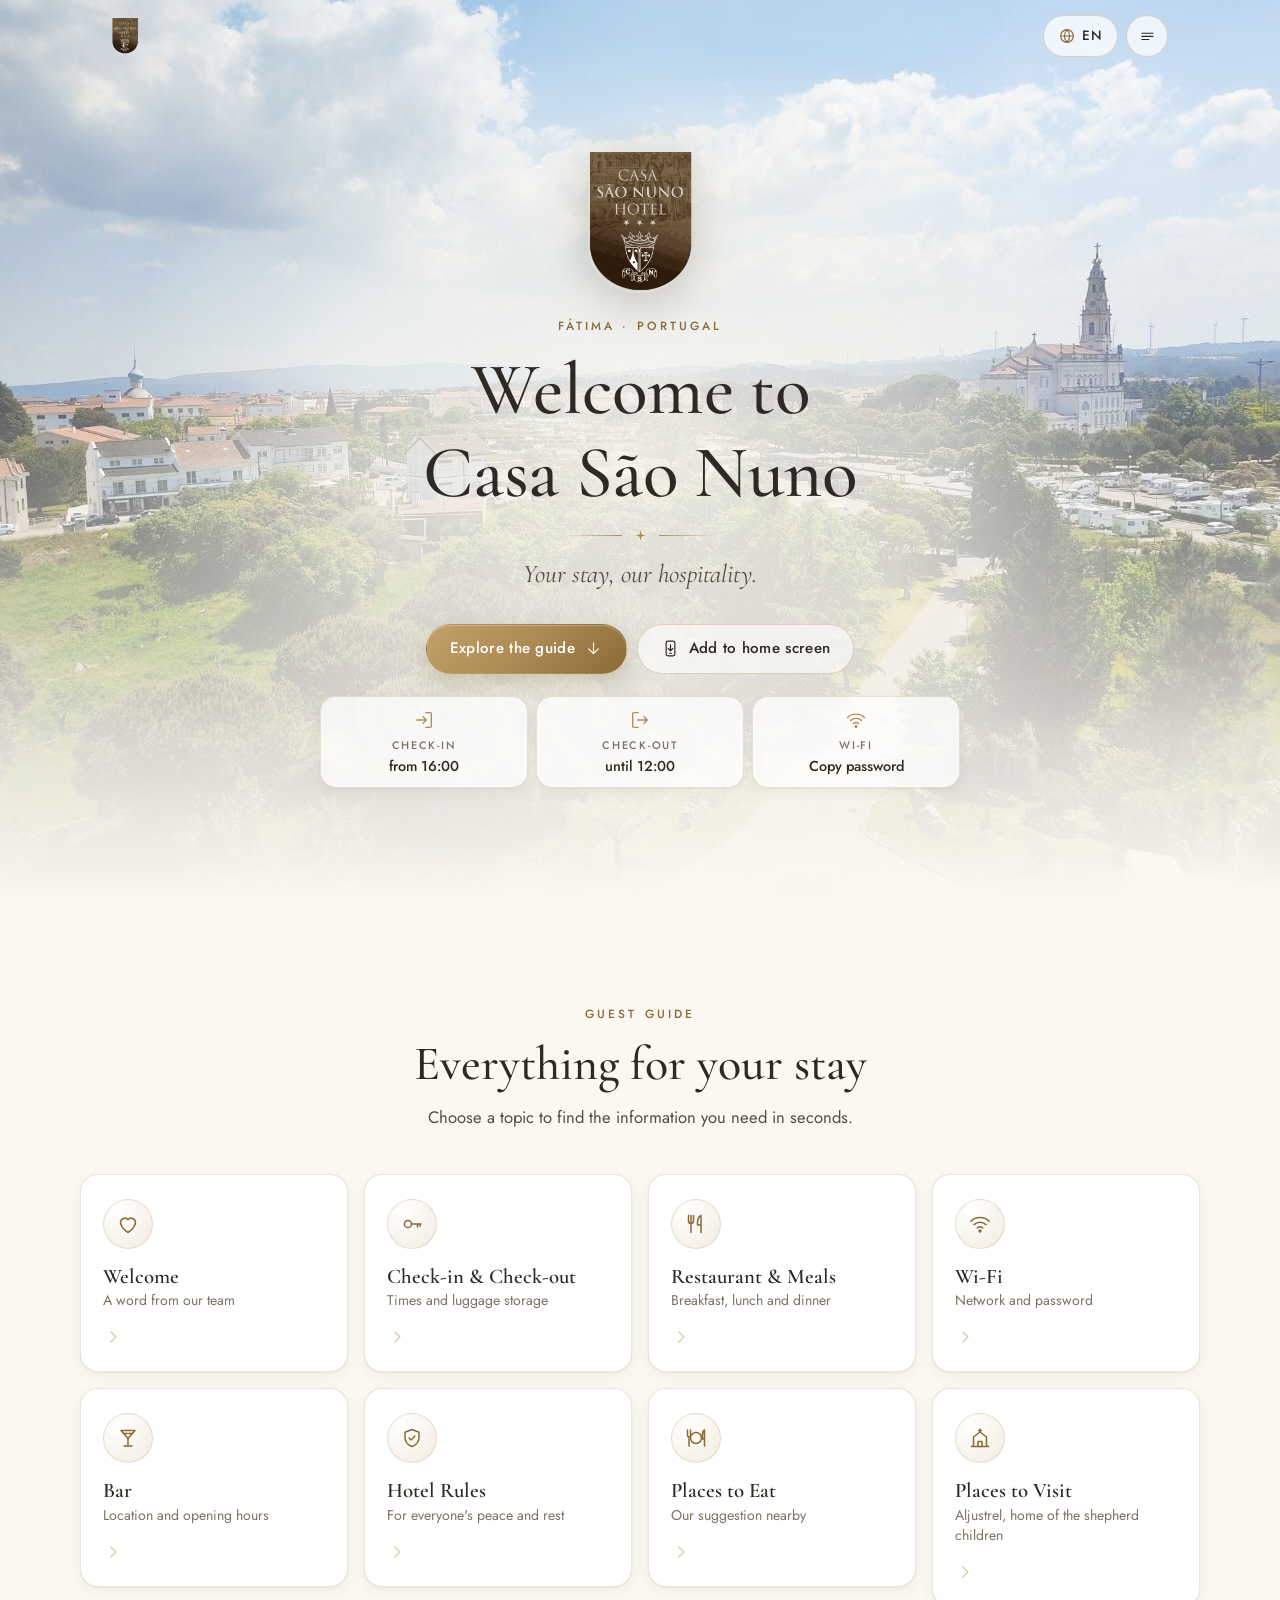
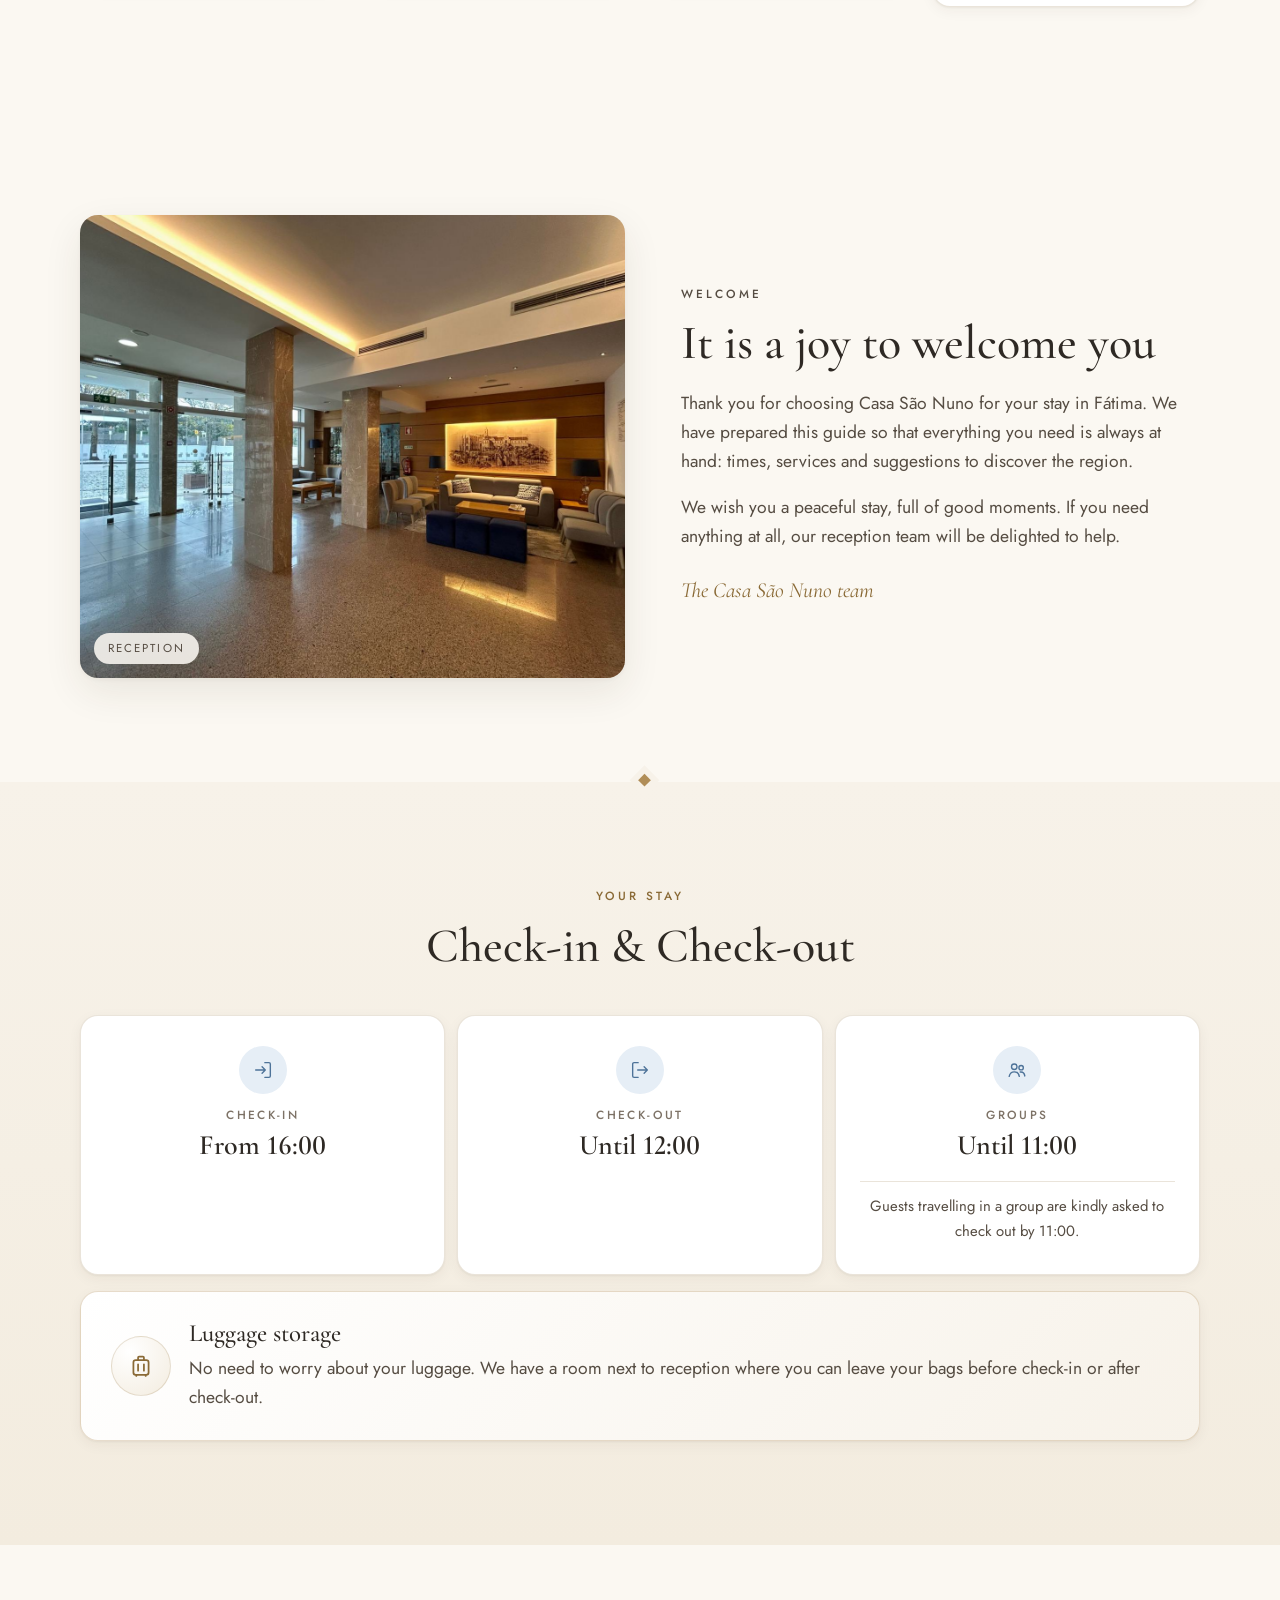
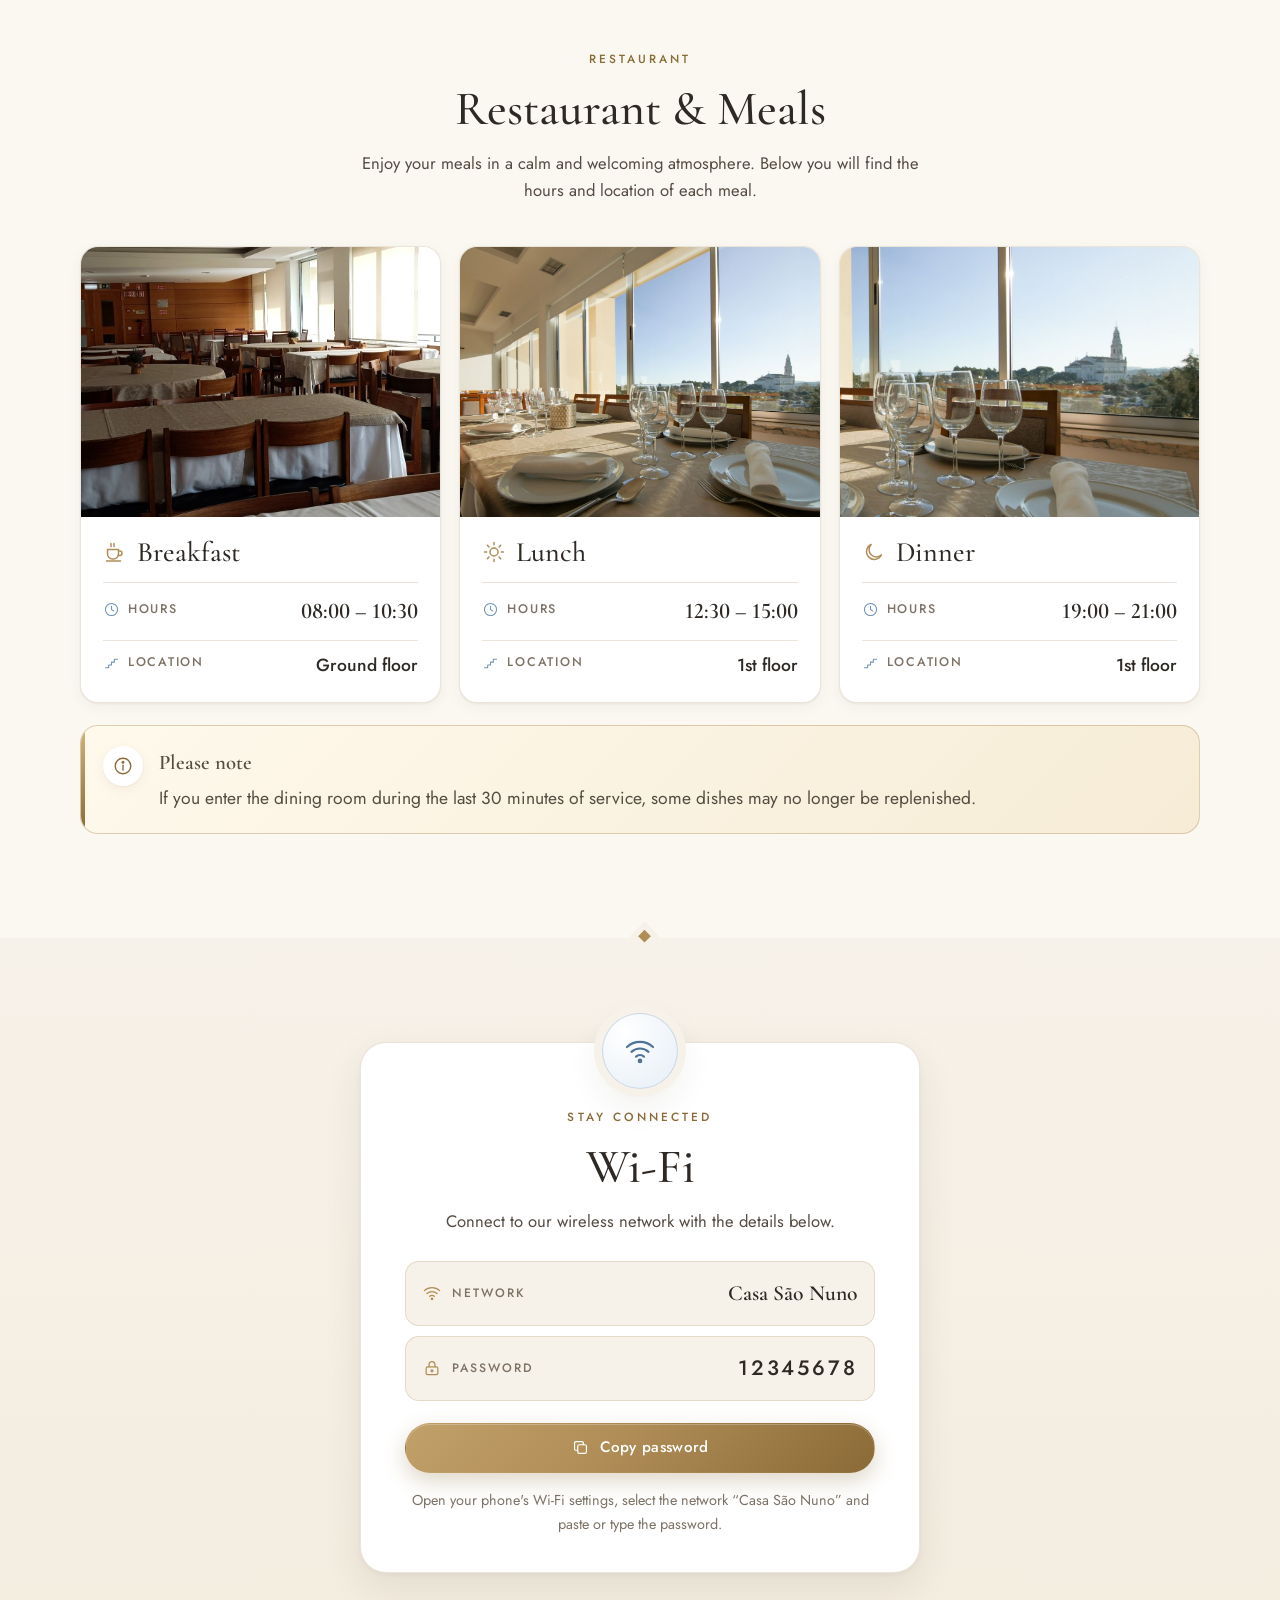
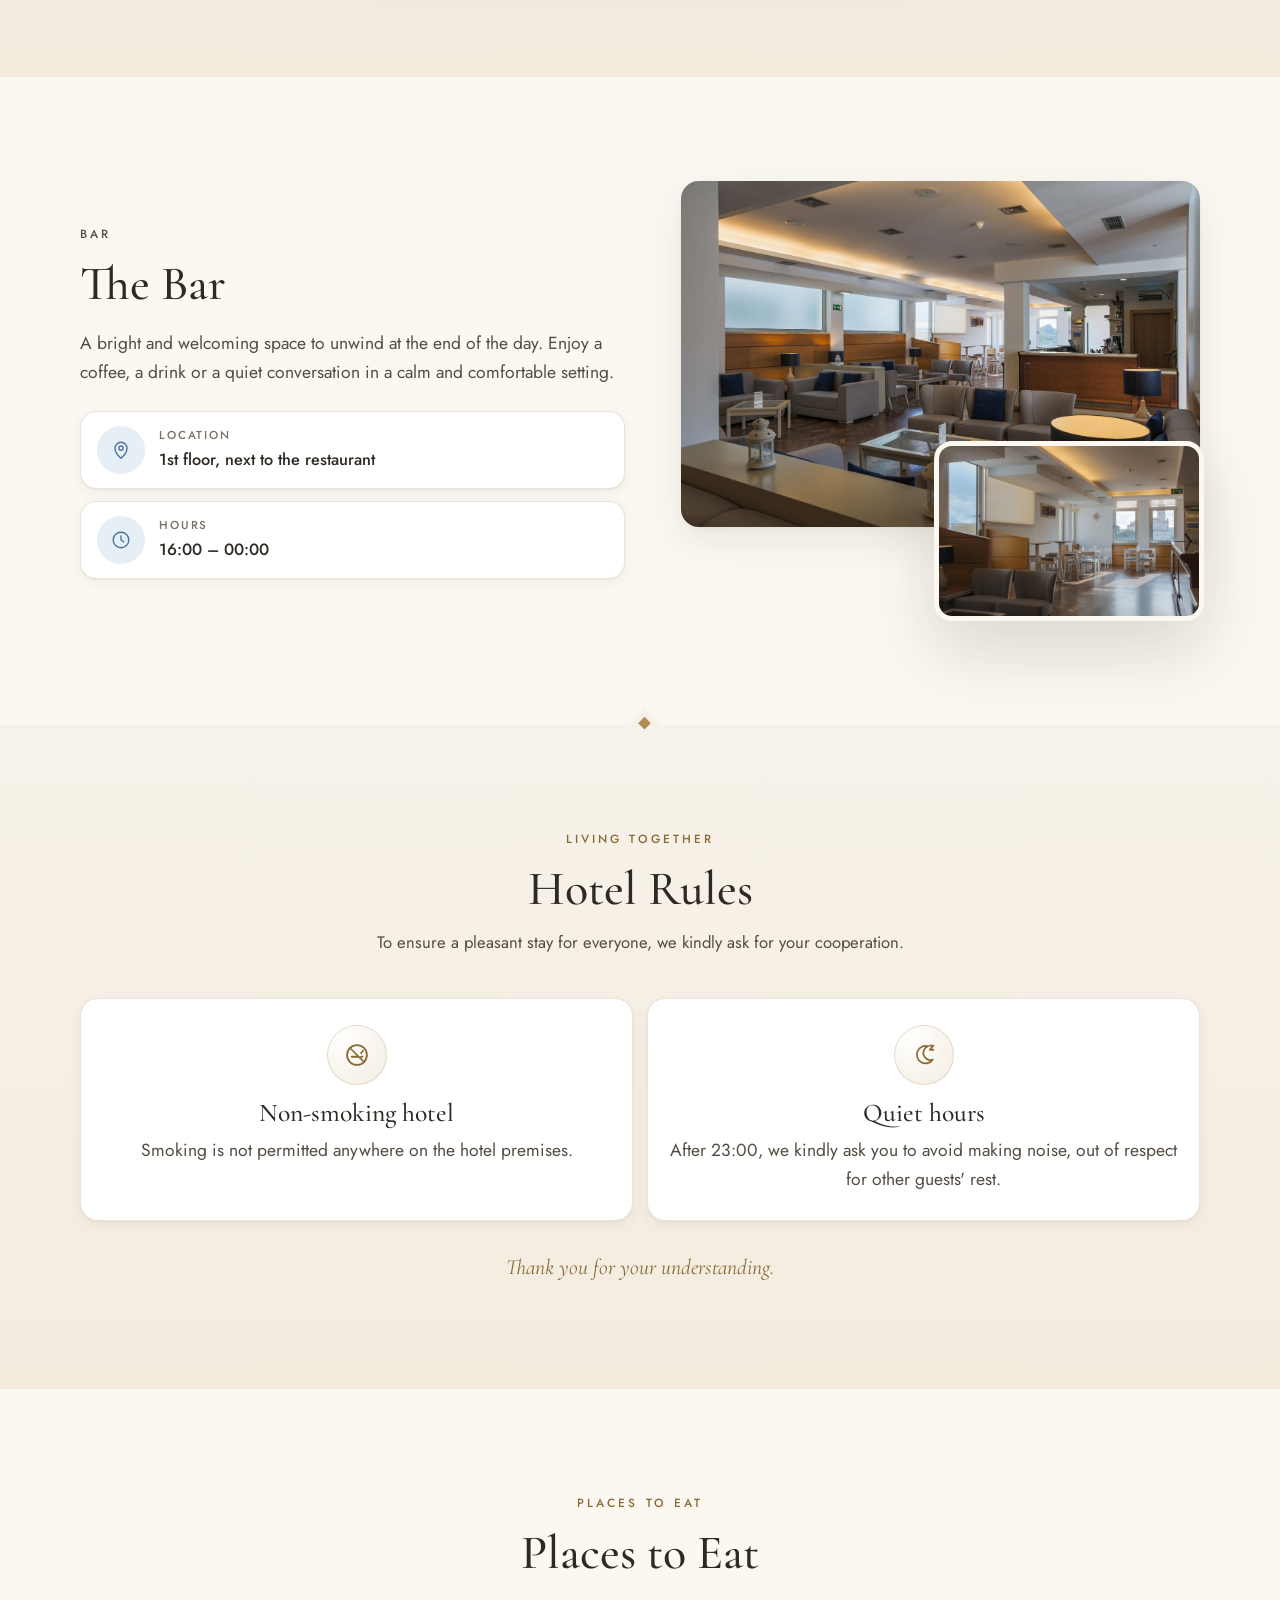
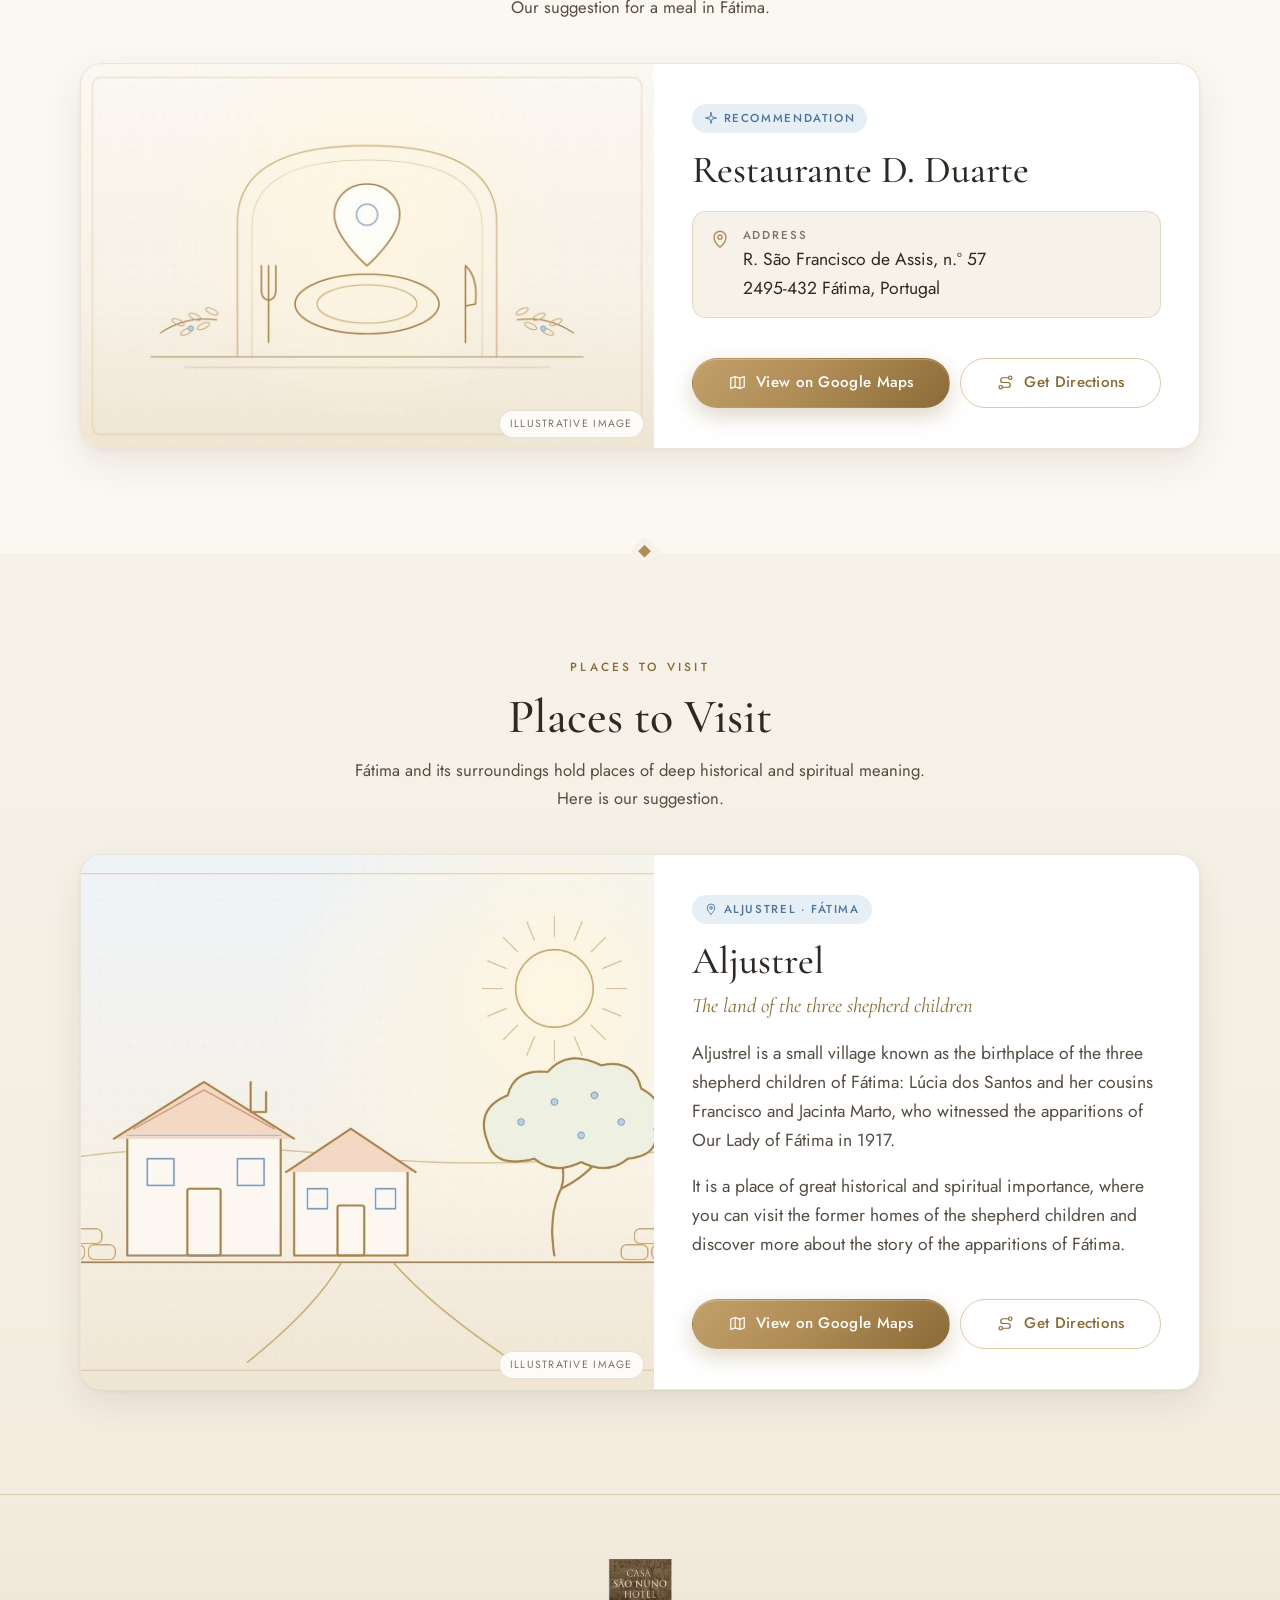
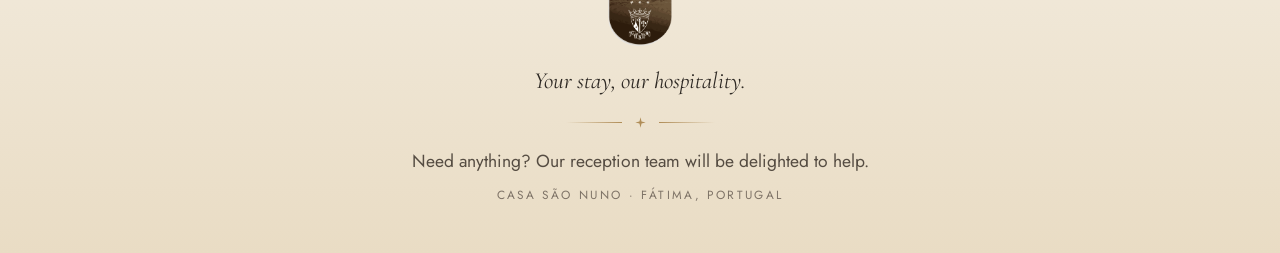
<file: index.html>
<!doctype html>
<html lang="en" class="no-js">
<head>
  <meta charset="utf-8">
  <meta name="viewport" content="width=device-width, initial-scale=1, viewport-fit=cover">
  <title>Casa São Nuno · Guest Guide</title>
  <meta name="description" content="Digital guest guide of Casa São Nuno in Fátima: check-in and check-out, meals, Wi-Fi, bar, hotel rules and places to visit.">
  <meta name="theme-color" content="#FBF8F2">
  <meta name="color-scheme" content="light">

  <!-- PWA -->
  <link rel="manifest" href="./manifest.json">
  <meta name="mobile-web-app-capable" content="yes">
  <meta name="apple-mobile-web-app-capable" content="yes">
  <meta name="apple-mobile-web-app-title" content="Casa São Nuno">
  <meta name="apple-mobile-web-app-status-bar-style" content="default">
  <link rel="apple-touch-icon" href="./assets/icons/apple-touch-icon.png">
  <link rel="icon" type="image/png" sizes="32x32" href="./assets/icons/favicon-32.png">
  <link rel="icon" type="image/png" sizes="48x48" href="./assets/icons/favicon-48.png">

  <!-- Social preview -->
  <meta property="og:title" content="Casa São Nuno · Guest Guide">
  <meta property="og:description" content="Your stay, our hospitality.">
  <meta property="og:image" content="./assets/images/hero-fatima.jpg">

  <link rel="preload" href="./assets/fonts/cormorant-garamond-latin-500-normal.woff2" as="font" type="font/woff2" crossorigin>
  <link rel="preload" href="./assets/fonts/jost-latin-400-normal.woff2" as="font" type="font/woff2" crossorigin>
  <link rel="preload" href="./assets/images/hero-fatima.jpg" as="image">
  <link rel="stylesheet" href="./styles.css">
  <script>document.documentElement.className = 'js i18n-pending';</script>
</head>
<body>
  <a class="skip-link" href="#main" data-i18n="nav.skip">Skip to content</a>

  <!-- SVG icon sprite -->
  <svg width="0" height="0" style="position:absolute" aria-hidden="true">
    <defs>
      <symbol id="i-welcome" viewBox="0 0 24 24"><path d="M12 20.5s-7.5-4.6-7.5-10.2A4.3 4.3 0 0 1 12 7.6a4.3 4.3 0 0 1 7.5 2.7c0 5.6-7.5 10.2-7.5 10.2Z"/></symbol>
      <symbol id="i-key" viewBox="0 0 24 24"><circle cx="8" cy="12" r="3.6"/><path d="M11.6 12H21M17.5 12v3M20 12v2.2"/></symbol>
      <symbol id="i-checkin" viewBox="0 0 24 24"><path d="M14 4h4.5A1.5 1.5 0 0 1 20 5.5v13a1.5 1.5 0 0 1-1.5 1.5H14"/><path d="M4 12h10.5M11 8.5l3.5 3.5-3.5 3.5"/></symbol>
      <symbol id="i-checkout" viewBox="0 0 24 24"><path d="M10 4H5.5A1.5 1.5 0 0 0 4 5.5v13A1.5 1.5 0 0 0 5.5 20H10"/><path d="M9.5 12H20M16.5 8.5 20 12l-3.5 3.5"/></symbol>
      <symbol id="i-group" viewBox="0 0 24 24"><circle cx="9" cy="8.5" r="3"/><path d="M3.5 19c.6-3.2 2.8-5 5.5-5s4.9 1.8 5.5 5"/><circle cx="16.5" cy="9.5" r="2.4"/><path d="M15.5 14.2c2.6-.3 4.6 1.3 5 4.3"/></symbol>
      <symbol id="i-luggage" viewBox="0 0 24 24"><rect x="5.5" y="7" width="13" height="12.5" rx="2"/><path d="M9.5 7V4.8c0-.5.4-.8.8-.8h3.4c.5 0 .8.4.8.8V7M9.5 10.5v5.5M14.5 10.5v5.5M8 19.5v1M16 19.5v1"/></symbol>
      <symbol id="i-meals" viewBox="0 0 24 24"><path d="M7 3.5V11M4.5 3.5V9a2.5 2.5 0 0 0 5 0V3.5M7 11v9.5"/><path d="M17 20.5V3.5c-2.3 1.2-3.5 3.6-3.5 7.3V13H17"/></symbol>
      <symbol id="i-coffee" viewBox="0 0 24 24"><path d="M4.5 9.5h11v4.5a5 5 0 0 1-5 5h-1a5 5 0 0 1-5-5Z"/><path d="M15.5 11h1.3a2.2 2.2 0 0 1 0 4.4h-1.6M8 3.5c-.8 1 .8 2 0 3M11 3.5c-.8 1 .8 2 0 3"/><path d="M3.5 21h14"/></symbol>
      <symbol id="i-sun" viewBox="0 0 24 24"><circle cx="12" cy="12" r="4"/><path d="M12 2.5v2.2M12 19.3v2.2M2.5 12h2.2M19.3 12h2.2M5.3 5.3l1.6 1.6M17.1 17.1l1.6 1.6M5.3 18.7l1.6-1.6M17.1 6.9l1.6-1.6"/></symbol>
      <symbol id="i-moon" viewBox="0 0 24 24"><path d="M19.5 14.8A7.8 7.8 0 1 1 9.2 4.5a6.3 6.3 0 0 0 10.3 10.3Z"/></symbol>
      <symbol id="i-clock" viewBox="0 0 24 24"><circle cx="12" cy="12" r="8.5"/><path d="M12 7.5V12l3 2"/></symbol>
      <symbol id="i-pin" viewBox="0 0 24 24"><path d="M12 21s-6.5-5.6-6.5-11a6.5 6.5 0 0 1 13 0c0 5.4-6.5 11-6.5 11Z"/><circle cx="12" cy="10" r="2.3"/></symbol>
      <symbol id="i-stairs" viewBox="0 0 24 24"><path d="M3.5 19.5h4.5v-4h4v-4h4v-4h4.5"/></symbol>
      <symbol id="i-wifi" viewBox="0 0 24 24"><path d="M2.8 9.2a13.5 13.5 0 0 1 18.4 0M6 12.6a8.8 8.8 0 0 1 12 0M9.2 16a4.2 4.2 0 0 1 5.6 0"/><circle cx="12" cy="19" r=".9" fill="currentColor"/></symbol>
      <symbol id="i-lock" viewBox="0 0 24 24"><rect x="5" y="10.5" width="14" height="9.5" rx="2"/><path d="M8.5 10.5V7.8a3.5 3.5 0 0 1 7 0v2.7"/><circle cx="12" cy="15.2" r="1.1"/></symbol>
      <symbol id="i-copy" viewBox="0 0 24 24"><rect x="8.5" y="8.5" width="11" height="11" rx="2"/><path d="M15.5 8.5V6a1.5 1.5 0 0 0-1.5-1.5H6A1.5 1.5 0 0 0 4.5 6v8A1.5 1.5 0 0 0 6 15.5h2.5"/></symbol>
      <symbol id="i-check" viewBox="0 0 24 24"><path d="M5 12.5l4.5 4.5L19 7.5"/></symbol>
      <symbol id="i-bar" viewBox="0 0 24 24"><path d="M5 4.5h14L12 12.5Z"/><path d="M12 12.5v7M8 20h8M7.5 7.5h9"/></symbol>
      <symbol id="i-rules" viewBox="0 0 24 24"><path d="M12 3.5l7 2.8v5c0 4.3-2.9 8-7 9.2-4.1-1.2-7-4.9-7-9.2v-5Z"/><path d="M9 12l2 2 4-4"/></symbol>
      <symbol id="i-nosmoke" viewBox="0 0 24 24"><circle cx="12" cy="12" r="8.5"/><path d="M6 6l12 12M7.5 13.5h6M15.5 13.5h1M15.5 10.5c0-1.2 1.6-1.2 1.6-2.4"/></symbol>
      <symbol id="i-quiet" viewBox="0 0 24 24"><path d="M15.5 4.5A7.5 7.5 0 1 0 19.5 16a6 6 0 0 1-4-11.5Z"/><path d="M17 4h3l-3 3.5h3"/></symbol>
      <symbol id="i-fork" viewBox="0 0 24 24"><circle cx="12" cy="12" r="5.5"/><path d="M3.5 4v5.5a1.5 1.5 0 0 0 3 0V4M5 11v9M20.5 20V4c-1.4.8-2 2.6-2 5v4h2"/></symbol>
      <symbol id="i-visit" viewBox="0 0 24 24"><path d="M3.5 20.5h17M5.5 20.5V11l6.5-5 6.5 5v9.5"/><path d="M10 20.5v-5h4v5M12 6V3M10.6 4.4h2.8"/></symbol>
      <symbol id="i-map" viewBox="0 0 24 24"><path d="M9 4.5 3.5 6.5v13l5.5-2 6 2 5.5-2v-13l-5.5 2Z"/><path d="M9 4.5v13M15 6.5v13"/></symbol>
      <symbol id="i-route" viewBox="0 0 24 24"><circle cx="6" cy="18" r="2.2"/><circle cx="18" cy="6" r="2.2"/><path d="M8.2 18H15a3 3 0 0 0 0-6H9a3 3 0 0 1 0-6h6.8"/></symbol>
      <symbol id="i-globe" viewBox="0 0 24 24"><circle cx="12" cy="12" r="8.5"/><path d="M3.5 12h17M12 3.5c2.3 2.4 3.4 5.2 3.4 8.5s-1.1 6.1-3.4 8.5c-2.3-2.4-3.4-5.2-3.4-8.5S9.7 5.9 12 3.5Z"/></symbol>
      <symbol id="i-menu" viewBox="0 0 24 24"><path d="M4 7.5h16M4 12h16M4 16.5h10"/></symbol>
      <symbol id="i-close" viewBox="0 0 24 24"><path d="M6 6l12 12M18 6 6 18"/></symbol>
      <symbol id="i-up" viewBox="0 0 24 24"><path d="M12 19V5.5M6 11.5l6-6 6 6"/></symbol>
      <symbol id="i-down" viewBox="0 0 24 24"><path d="M12 5v13.5M6 12.5l6 6 6-6"/></symbol>
      <symbol id="i-chevron" viewBox="0 0 24 24"><path d="M9.5 6l6 6-6 6"/></symbol>
      <symbol id="i-install" viewBox="0 0 24 24"><rect x="6.5" y="2.8" width="11" height="18.4" rx="2.4"/><path d="M12 7.5v7M9 11.8l3 3 3-3M10.5 18h3"/></symbol>
      <symbol id="i-info" viewBox="0 0 24 24"><circle cx="12" cy="12" r="8.5"/><path d="M12 11v5.5"/><circle cx="12" cy="7.8" r=".9" fill="currentColor"/></symbol>
      <symbol id="i-star" viewBox="0 0 24 24"><path d="M12 2.5l1.9 7.6L21.5 12l-7.6 1.9L12 21.5l-1.9-7.6L2.5 12l7.6-1.9Z"/></symbol>
      <symbol id="i-share" viewBox="0 0 24 24"><path d="M12 3.5v11M8 7.5l4-4 4 4"/><path d="M8 10.5H6.5A1.5 1.5 0 0 0 5 12v7a1.5 1.5 0 0 0 1.5 1.5h11A1.5 1.5 0 0 0 19 19v-7a1.5 1.5 0 0 0-1.5-1.5H16"/></symbol>
    </defs>
  </svg>

  <!-- ===================== HEADER ===================== -->
  <header class="site-header" id="top">
    <div class="header-inner">
      <a class="brand" href="#home" aria-label="Casa São Nuno">
        <img src="./assets/images/logo-casa-sao-nuno.png" alt="" width="26" height="35" class="brand-logo">
        <span class="brand-text">Casa São Nuno</span>
      </a>
      <div class="header-actions">
        <div class="lang" data-lang-root>
          <button class="lang-btn" type="button" aria-haspopup="listbox" aria-expanded="false" data-lang-toggle data-i18n-attr="aria-label:nav.chooseLanguage">
            <svg class="icon" aria-hidden="true"><use href="#i-globe"/></svg>
            <span class="lang-current" data-lang-current>EN</span>
          </button>
          <ul class="lang-list" role="listbox" data-lang-list hidden>
            <li><button type="button" role="option" data-lang="pt" lang="pt-PT"><span class="lang-code">PT</span> Português</button></li>
            <li><button type="button" role="option" data-lang="en" lang="en"><span class="lang-code">EN</span> English</button></li>
            <li><button type="button" role="option" data-lang="fr" lang="fr"><span class="lang-code">FR</span> Français</button></li>
            <li><button type="button" role="option" data-lang="pl" lang="pl"><span class="lang-code">PL</span> Polski</button></li>
            <li><button type="button" role="option" data-lang="it" lang="it"><span class="lang-code">IT</span> Italiano</button></li>
            <li><button type="button" role="option" data-lang="es" lang="es"><span class="lang-code">ES</span> Español</button></li>
            <li><button type="button" role="option" data-lang="de" lang="de"><span class="lang-code">DE</span> Deutsch</button></li>
            <li><button type="button" role="option" data-lang="ko" lang="ko"><span class="lang-code">KO</span> 한국어</button></li>
          </ul>
        </div>
        <button class="menu-btn" type="button" aria-controls="drawer" aria-expanded="false" data-menu-open data-i18n-attr="aria-label:nav.openMenu">
          <svg class="icon" aria-hidden="true"><use href="#i-menu"/></svg>
        </button>
      </div>
    </div>
  </header>

  <!-- ===================== DRAWER MENU ===================== -->
  <div class="drawer-backdrop" data-menu-close hidden></div>
  <nav class="drawer" id="drawer" aria-hidden="true" data-drawer>
    <div class="drawer-head">
      <span class="drawer-title">Casa São Nuno</span>
      <button class="icon-btn" type="button" data-menu-close data-i18n-attr="aria-label:nav.closeMenu">
        <svg class="icon" aria-hidden="true"><use href="#i-close"/></svg>
      </button>
    </div>
    <ul class="drawer-links">
      <li><a href="#home"><svg class="icon" aria-hidden="true"><use href="#i-star"/></svg><span data-i18n="nav.home">Home</span></a></li>
      <li><a href="#welcome"><svg class="icon" aria-hidden="true"><use href="#i-welcome"/></svg><span data-i18n="nav.welcome">Welcome</span></a></li>
      <li><a href="#checkin"><svg class="icon" aria-hidden="true"><use href="#i-key"/></svg><span data-i18n="nav.checkin">Check-in &amp; Check-out</span></a></li>
      <li><a href="#meals"><svg class="icon" aria-hidden="true"><use href="#i-meals"/></svg><span data-i18n="nav.meals">Restaurant &amp; Meals</span></a></li>
      <li><a href="#wifi"><svg class="icon" aria-hidden="true"><use href="#i-wifi"/></svg><span data-i18n="nav.wifi">Wi-Fi</span></a></li>
      <li><a href="#bar"><svg class="icon" aria-hidden="true"><use href="#i-bar"/></svg><span data-i18n="nav.bar">Bar</span></a></li>
      <li><a href="#rules"><svg class="icon" aria-hidden="true"><use href="#i-rules"/></svg><span data-i18n="nav.rules">Hotel Rules</span></a></li>
      <li><a href="#eat"><svg class="icon" aria-hidden="true"><use href="#i-fork"/></svg><span data-i18n="nav.eat">Places to Eat</span></a></li>
      <li><a href="#visit"><svg class="icon" aria-hidden="true"><use href="#i-visit"/></svg><span data-i18n="nav.visit">Places to Visit</span></a></li>
    </ul>
    <button class="btn btn-ghost drawer-install" type="button" data-install-open>
      <svg class="icon" aria-hidden="true"><use href="#i-install"/></svg>
      <span data-i18n="hero.install">Add to home screen</span>
    </button>
  </nav>

  <main id="main">
    <!-- ===================== HERO ===================== -->
    <section class="hero" id="home" aria-labelledby="hero-title">
      <div class="hero-media">
        <img src="./assets/images/hero-fatima.jpg" alt="Fátima" width="1280" height="960" fetchpriority="high" data-i18n-attr="alt:hero.eyebrow">
      </div>
      <div class="hero-veil" aria-hidden="true"></div>
      <div class="hero-rays" aria-hidden="true"></div>
      <div class="hero-content">
        <img class="hero-logo" src="./assets/images/logo-casa-sao-nuno.png" alt="Casa São Nuno Hotel" width="370" height="503">
        <p class="eyebrow hero-eyebrow" data-i18n="hero.eyebrow">Fátima · Portugal</p>
        <h1 class="hero-title" id="hero-title" data-i18n="hero.title">Welcome to Casa São Nuno</h1>
        <div class="ornament" aria-hidden="true"><span></span><svg class="icon"><use href="#i-star"/></svg><span></span></div>
        <p class="hero-subtitle" data-i18n="hero.subtitle">Your stay, our hospitality.</p>
        <div class="hero-actions">
          <a class="btn btn-primary" href="#guide">
            <span data-i18n="hero.cta">Explore the guide</span>
            <svg class="icon" aria-hidden="true"><use href="#i-down"/></svg>
          </a>
          <button class="btn btn-glass" type="button" data-install-open>
            <svg class="icon" aria-hidden="true"><use href="#i-install"/></svg>
            <span data-i18n="hero.install">Add to home screen</span>
          </button>
        </div>
      </div>

      <!-- Quick facts -->
      <div class="quick" role="list">
        <a class="quick-item" role="listitem" href="#checkin">
          <svg class="icon" aria-hidden="true"><use href="#i-checkin"/></svg>
          <span class="quick-label" data-i18n="quick.checkin">Check-in</span>
          <span class="quick-value" data-i18n="quick.checkinValue">from 16:00</span>
        </a>
        <a class="quick-item" role="listitem" href="#checkin">
          <svg class="icon" aria-hidden="true"><use href="#i-checkout"/></svg>
          <span class="quick-label" data-i18n="quick.checkout">Check-out</span>
          <span class="quick-value" data-i18n="quick.checkoutValue">until 12:00</span>
        </a>
        <button class="quick-item" role="listitem" type="button" data-copy-wifi>
          <svg class="icon" aria-hidden="true"><use href="#i-wifi"/></svg>
          <span class="quick-label" data-i18n="quick.wifi">Wi-Fi</span>
          <span class="quick-value" data-i18n="quick.wifiValue">Copy password</span>
        </button>
      </div>
    </section>

    <!-- ===================== GUIDE INDEX ===================== -->
    <section class="section guide" id="guide" aria-labelledby="guide-title">
      <header class="section-head reveal">
        <p class="eyebrow" data-i18n="guide.eyebrow">Guest Guide</p>
        <h2 id="guide-title" data-i18n="guide.title">Everything for your stay</h2>
        <p class="lead" data-i18n="guide.text">Choose a topic to find the information you need in seconds.</p>
      </header>
      <ul class="guide-grid">
        <li class="reveal"><a class="guide-card" href="#welcome"><span class="guide-icon"><svg class="icon" aria-hidden="true"><use href="#i-welcome"/></svg></span><span class="guide-text"><strong data-i18n="nav.welcome">Welcome</strong><small data-i18n="guide.welcome">A word from our team</small></span><svg class="icon chev" aria-hidden="true"><use href="#i-chevron"/></svg></a></li>
        <li class="reveal"><a class="guide-card" href="#checkin"><span class="guide-icon"><svg class="icon" aria-hidden="true"><use href="#i-key"/></svg></span><span class="guide-text"><strong data-i18n="nav.checkin">Check-in &amp; Check-out</strong><small data-i18n="guide.checkin">Times and luggage storage</small></span><svg class="icon chev" aria-hidden="true"><use href="#i-chevron"/></svg></a></li>
        <li class="reveal"><a class="guide-card" href="#meals"><span class="guide-icon"><svg class="icon" aria-hidden="true"><use href="#i-meals"/></svg></span><span class="guide-text"><strong data-i18n="nav.meals">Restaurant &amp; Meals</strong><small data-i18n="guide.meals">Breakfast, lunch and dinner</small></span><svg class="icon chev" aria-hidden="true"><use href="#i-chevron"/></svg></a></li>
        <li class="reveal"><a class="guide-card" href="#wifi"><span class="guide-icon"><svg class="icon" aria-hidden="true"><use href="#i-wifi"/></svg></span><span class="guide-text"><strong data-i18n="nav.wifi">Wi-Fi</strong><small data-i18n="guide.wifi">Network and password</small></span><svg class="icon chev" aria-hidden="true"><use href="#i-chevron"/></svg></a></li>
        <li class="reveal"><a class="guide-card" href="#bar"><span class="guide-icon"><svg class="icon" aria-hidden="true"><use href="#i-bar"/></svg></span><span class="guide-text"><strong data-i18n="nav.bar">Bar</strong><small data-i18n="guide.bar">Location and opening hours</small></span><svg class="icon chev" aria-hidden="true"><use href="#i-chevron"/></svg></a></li>
        <li class="reveal"><a class="guide-card" href="#rules"><span class="guide-icon"><svg class="icon" aria-hidden="true"><use href="#i-rules"/></svg></span><span class="guide-text"><strong data-i18n="nav.rules">Hotel Rules</strong><small data-i18n="guide.rules">For everyone's peace and rest</small></span><svg class="icon chev" aria-hidden="true"><use href="#i-chevron"/></svg></a></li>
        <li class="reveal"><a class="guide-card" href="#eat"><span class="guide-icon"><svg class="icon" aria-hidden="true"><use href="#i-fork"/></svg></span><span class="guide-text"><strong data-i18n="nav.eat">Places to Eat</strong><small data-i18n="guide.eat">Our suggestion nearby</small></span><svg class="icon chev" aria-hidden="true"><use href="#i-chevron"/></svg></a></li>
        <li class="reveal"><a class="guide-card" href="#visit"><span class="guide-icon"><svg class="icon" aria-hidden="true"><use href="#i-visit"/></svg></span><span class="guide-text"><strong data-i18n="nav.visit">Places to Visit</strong><small data-i18n="guide.visit">Aljustrel, home of the shepherd children</small></span><svg class="icon chev" aria-hidden="true"><use href="#i-chevron"/></svg></a></li>
      </ul>
    </section>

    <!-- ===================== WELCOME ===================== -->
    <section class="section welcome" id="welcome" aria-labelledby="welcome-title">
      <div class="split">
        <figure class="photo photo-tall reveal">
          <img src="./assets/images/lobby-reception.jpg" alt="" width="1400" height="1050" loading="lazy" decoding="async" data-i18n-attr="alt:welcome.photoCaption">
          <figcaption data-i18n="welcome.photoCaption">Reception</figcaption>
        </figure>
        <div class="split-text reveal">
          <p class="eyebrow" data-i18n="welcome.eyebrow">Welcome</p>
          <h2 id="welcome-title" data-i18n="welcome.title">It is a joy to welcome you</h2>
          <p data-i18n="welcome.p1">Thank you for choosing Casa São Nuno for your stay in Fátima.</p>
          <p data-i18n="welcome.p2">We wish you a peaceful stay, full of good moments.</p>
          <p class="signature" data-i18n="welcome.signature">The Casa São Nuno team</p>
        </div>
      </div>
    </section>

    <!-- ===================== CHECK-IN / CHECK-OUT ===================== -->
    <section class="section tinted" id="checkin" aria-labelledby="checkin-title">
      <header class="section-head reveal">
        <p class="eyebrow" data-i18n="checkin.eyebrow">Your stay</p>
        <h2 id="checkin-title" data-i18n="checkin.title">Check-in &amp; Check-out</h2>
      </header>
      <div class="time-grid">
        <article class="time-card reveal">
          <span class="round-icon"><svg class="icon" aria-hidden="true"><use href="#i-checkin"/></svg></span>
          <h3 data-i18n="checkin.checkinLabel">Check-in</h3>
          <p class="time-big" data-i18n="checkin.checkinTime">From 16:00</p>
        </article>
        <article class="time-card reveal">
          <span class="round-icon"><svg class="icon" aria-hidden="true"><use href="#i-checkout"/></svg></span>
          <h3 data-i18n="checkin.checkoutLabel">Check-out</h3>
          <p class="time-big" data-i18n="checkin.checkoutTime">Until 12:00</p>
        </article>
        <article class="time-card reveal">
          <span class="round-icon"><svg class="icon" aria-hidden="true"><use href="#i-group"/></svg></span>
          <h3 data-i18n="checkin.groupsLabel">Groups</h3>
          <p class="time-big" data-i18n="checkin.groupsTime">Until 11:00</p>
          <p class="time-note" data-i18n="checkin.groupsText">Guests travelling in a group are kindly asked to check out by 11:00.</p>
        </article>
      </div>
      <article class="feature-card reveal">
        <span class="round-icon round-icon-lg"><svg class="icon" aria-hidden="true"><use href="#i-luggage"/></svg></span>
        <div>
          <h3 data-i18n="checkin.luggageTitle">Luggage storage</h3>
          <p data-i18n="checkin.luggageText">No need to worry about your luggage.</p>
        </div>
      </article>
    </section>

    <!-- ===================== MEALS ===================== -->
    <section class="section" id="meals" aria-labelledby="meals-title">
      <header class="section-head reveal">
        <p class="eyebrow" data-i18n="meals.eyebrow">Restaurant</p>
        <h2 id="meals-title" data-i18n="meals.title">Restaurant &amp; Meals</h2>
        <p class="lead" data-i18n="meals.intro">Enjoy your meals in a calm and welcoming atmosphere.</p>
      </header>
      <div class="meal-grid">
        <article class="meal-card reveal">
          <figure class="meal-media">
            <img src="./assets/images/breakfast.jpg" alt="" width="1200" height="800" loading="lazy" decoding="async" data-i18n-attr="alt:meals.breakfast">
          </figure>
          <div class="meal-body">
            <div class="meal-title"><svg class="icon" aria-hidden="true"><use href="#i-coffee"/></svg><h3 data-i18n="meals.breakfast">Breakfast</h3></div>
            <dl class="meal-info">
              <div><dt><svg class="icon" aria-hidden="true"><use href="#i-clock"/></svg><span data-i18n="meals.hoursLabel">Hours</span></dt><dd class="meal-time" data-i18n="meals.breakfastHours">08:00 – 10:30</dd></div>
              <div><dt><svg class="icon" aria-hidden="true"><use href="#i-stairs"/></svg><span data-i18n="meals.locationLabel">Location</span></dt><dd data-i18n="meals.groundFloor">Ground floor</dd></div>
            </dl>
          </div>
        </article>
        <article class="meal-card reveal">
          <figure class="meal-media">
            <img src="./assets/images/lunch.jpg" alt="" width="1200" height="800" loading="lazy" decoding="async" data-i18n-attr="alt:meals.lunch">
          </figure>
          <div class="meal-body">
            <div class="meal-title"><svg class="icon" aria-hidden="true"><use href="#i-sun"/></svg><h3 data-i18n="meals.lunch">Lunch</h3></div>
            <dl class="meal-info">
              <div><dt><svg class="icon" aria-hidden="true"><use href="#i-clock"/></svg><span data-i18n="meals.hoursLabel">Hours</span></dt><dd class="meal-time" data-i18n="meals.lunchHours">12:30 – 15:00</dd></div>
              <div><dt><svg class="icon" aria-hidden="true"><use href="#i-stairs"/></svg><span data-i18n="meals.locationLabel">Location</span></dt><dd data-i18n="meals.firstFloor">1st floor</dd></div>
            </dl>
          </div>
        </article>
        <article class="meal-card reveal">
          <figure class="meal-media">
            <img src="./assets/images/dinner.jpg" alt="" width="1200" height="800" loading="lazy" decoding="async" data-i18n-attr="alt:meals.dinner" style="object-position:50% 38%">
          </figure>
          <div class="meal-body">
            <div class="meal-title"><svg class="icon" aria-hidden="true"><use href="#i-moon"/></svg><h3 data-i18n="meals.dinner">Dinner</h3></div>
            <dl class="meal-info">
              <div><dt><svg class="icon" aria-hidden="true"><use href="#i-clock"/></svg><span data-i18n="meals.hoursLabel">Hours</span></dt><dd class="meal-time" data-i18n="meals.dinnerHours">19:00 – 21:00</dd></div>
              <div><dt><svg class="icon" aria-hidden="true"><use href="#i-stairs"/></svg><span data-i18n="meals.locationLabel">Location</span></dt><dd data-i18n="meals.firstFloor">1st floor</dd></div>
            </dl>
          </div>
        </article>
      </div>
      <aside class="notice reveal" role="note">
        <span class="notice-icon"><svg class="icon" aria-hidden="true"><use href="#i-info"/></svg></span>
        <div>
          <p class="notice-title" data-i18n="meals.noticeTitle">Please note</p>
          <p data-i18n="meals.noticeText">If you enter the dining room during the last 30 minutes of service, some dishes may no longer be replenished.</p>
        </div>
      </aside>
    </section>

    <!-- ===================== WI-FI ===================== -->
    <section class="section tinted" id="wifi" aria-labelledby="wifi-title">
      <div class="wifi-card reveal">
        <div class="wifi-halo" aria-hidden="true"><svg class="icon"><use href="#i-wifi"/></svg></div>
        <p class="eyebrow" data-i18n="wifi.eyebrow">Stay connected</p>
        <h2 id="wifi-title" data-i18n="wifi.title">Wi-Fi</h2>
        <p class="lead" data-i18n="wifi.intro">Connect to our wireless network with the details below.</p>
        <dl class="wifi-rows">
          <div class="wifi-row">
            <dt><svg class="icon" aria-hidden="true"><use href="#i-wifi"/></svg><span data-i18n="wifi.network">Network</span></dt>
            <dd class="wifi-value" translate="no">Casa São Nuno</dd>
          </div>
          <div class="wifi-row">
            <dt><svg class="icon" aria-hidden="true"><use href="#i-lock"/></svg><span data-i18n="wifi.password">Password</span></dt>
            <dd class="wifi-value wifi-pass" translate="no" data-wifi-password>12345678</dd>
          </div>
        </dl>
        <button class="btn btn-primary btn-wide" type="button" data-copy-wifi>
          <svg class="icon" aria-hidden="true"><use href="#i-copy"/></svg>
          <span data-i18n="wifi.copy">Copy password</span>
        </button>
        <p class="wifi-help" data-i18n="wifi.help">Open your phone's Wi-Fi settings, select the network and paste or type the password.</p>
      </div>
    </section>

    <!-- ===================== BAR ===================== -->
    <section class="section" id="bar" aria-labelledby="bar-title">
      <div class="split split-reverse">
        <div class="bar-photos reveal">
          <figure class="photo photo-main">
            <img src="./assets/images/bar-lounge.jpg" alt="" width="1400" height="933" loading="lazy" decoding="async" data-i18n-attr="alt:bar.title">
          </figure>
          <figure class="photo photo-inset">
            <img src="./assets/images/bar-terrace-view.jpg" alt="" width="1400" height="933" loading="lazy" decoding="async" data-i18n-attr="alt:bar.title">
          </figure>
        </div>
        <div class="split-text reveal">
          <p class="eyebrow" data-i18n="bar.eyebrow">Bar</p>
          <h2 id="bar-title" data-i18n="bar.title">The Bar</h2>
          <p data-i18n="bar.text">A bright and welcoming space to unwind at the end of the day.</p>
          <ul class="facts">
            <li><span class="round-icon"><svg class="icon" aria-hidden="true"><use href="#i-pin"/></svg></span><div><small data-i18n="meals.locationLabel">Location</small><strong data-i18n="bar.location">1st floor, next to the restaurant</strong></div></li>
            <li><span class="round-icon"><svg class="icon" aria-hidden="true"><use href="#i-clock"/></svg></span><div><small data-i18n="meals.hoursLabel">Hours</small><strong data-i18n="bar.hours">16:00 – 00:00</strong></div></li>
          </ul>
        </div>
      </div>
    </section>

    <!-- ===================== RULES ===================== -->
    <section class="section tinted" id="rules" aria-labelledby="rules-title">
      <header class="section-head reveal">
        <p class="eyebrow" data-i18n="rules.eyebrow">Living together</p>
        <h2 id="rules-title" data-i18n="rules.title">Hotel Rules</h2>
        <p class="lead" data-i18n="rules.intro">To ensure a pleasant stay for everyone, we kindly ask for your cooperation.</p>
      </header>
      <div class="rules-grid">
        <article class="rule-card reveal">
          <span class="round-icon round-icon-lg"><svg class="icon" aria-hidden="true"><use href="#i-nosmoke"/></svg></span>
          <h3 data-i18n="rules.smokingTitle">Non-smoking hotel</h3>
          <p data-i18n="rules.smokingText">Smoking is not permitted anywhere on the hotel premises.</p>
        </article>
        <article class="rule-card reveal">
          <span class="round-icon round-icon-lg"><svg class="icon" aria-hidden="true"><use href="#i-quiet"/></svg></span>
          <h3 data-i18n="rules.quietTitle">Quiet hours</h3>
          <p data-i18n="rules.quietText">After 23:00, we kindly ask you to avoid making noise.</p>
        </article>
      </div>
      <p class="thanks reveal" data-i18n="rules.thanks">Thank you for your understanding.</p>
    </section>

    <!-- ===================== PLACES TO EAT ===================== -->
    <section class="section" id="eat" aria-labelledby="eat-title">
      <header class="section-head reveal">
        <p class="eyebrow" data-i18n="eat.eyebrow">Places to eat</p>
        <h2 id="eat-title" data-i18n="eat.title">Places to Eat</h2>
        <p class="lead" data-i18n="eat.intro">Our suggestion for a meal in Fátima.</p>
      </header>
      <article class="place-card reveal">
        <figure class="place-media">
          <img src="./assets/images/restaurant-d-duarte.jpg" alt="" width="1200" height="800" loading="lazy" decoding="async">
          <span class="illus-badge" data-i18n="common.illustrative">Illustrative image</span>
        </figure>
        <div class="place-body">
          <p class="tag"><svg class="icon" aria-hidden="true"><use href="#i-star"/></svg><span data-i18n="eat.recommended">Recommendation</span></p>
          <h3 translate="no">Restaurante D. Duarte</h3>
          <p class="address">
            <svg class="icon" aria-hidden="true"><use href="#i-pin"/></svg>
            <span><small data-i18n="eat.addressLabel">Address</small>
            <span translate="no">R. São Francisco de Assis, n.º 57<br>2495-432 Fátima, Portugal</span></span>
          </p>
          <div class="btn-row">
            <a class="btn btn-primary" target="_blank" rel="noopener"
               href="https://www.google.com/maps/search/?api=1&amp;query=Restaurante%20D.%20Duarte%2C%20R.%20S%C3%A3o%20Francisco%20de%20Assis%2057%2C%202495-432%20F%C3%A1tima%2C%20Portugal">
              <svg class="icon" aria-hidden="true"><use href="#i-map"/></svg><span data-i18n="maps.view">View on Google Maps</span>
            </a>
            <a class="btn btn-outline" target="_blank" rel="noopener"
               href="https://www.google.com/maps/dir/?api=1&amp;destination=R.%20S%C3%A3o%20Francisco%20de%20Assis%2057%2C%202495-432%20F%C3%A1tima%2C%20Portugal">
              <svg class="icon" aria-hidden="true"><use href="#i-route"/></svg><span data-i18n="maps.directions">Get Directions</span>
            </a>
          </div>
        </div>
      </article>
    </section>

    <!-- ===================== PLACES TO VISIT ===================== -->
    <section class="section tinted" id="visit" aria-labelledby="visit-title">
      <header class="section-head reveal">
        <p class="eyebrow" data-i18n="visit.eyebrow">Places to visit</p>
        <h2 id="visit-title" data-i18n="visit.title">Places to Visit</h2>
        <p class="lead" data-i18n="visit.intro">Fátima and its surroundings hold places of deep historical and spiritual meaning.</p>
      </header>
      <article class="place-card place-card-feature reveal">
        <!-- To use a real photo: replace assets/images/aljustrel.jpg and delete the <span class="illus-badge"> line below -->
        <figure class="place-media">
          <img src="./assets/images/aljustrel.jpg" alt="" width="1200" height="800" loading="lazy" decoding="async">
          <span class="illus-badge" data-i18n="common.illustrative">Illustrative image</span>
        </figure>
        <div class="place-body">
          <p class="tag"><svg class="icon" aria-hidden="true"><use href="#i-pin"/></svg><span translate="no">Aljustrel · Fátima</span></p>
          <h3 data-i18n="visit.aljTitle">Aljustrel</h3>
          <p class="place-subtitle" data-i18n="visit.aljSubtitle">The land of the three shepherd children</p>
          <p data-i18n="visit.aljP1">Aljustrel is a small village known as the birthplace of the three shepherd children of Fátima.</p>
          <p data-i18n="visit.aljP2">It is a place of great historical and spiritual importance.</p>
          <div class="btn-row">
            <a class="btn btn-primary" target="_blank" rel="noopener"
               href="https://www.google.com/maps/search/?api=1&amp;query=Aljustrel%2C%202495%20F%C3%A1tima%2C%20Portugal">
              <svg class="icon" aria-hidden="true"><use href="#i-map"/></svg><span data-i18n="maps.view">View on Google Maps</span>
            </a>
            <a class="btn btn-outline" target="_blank" rel="noopener"
               href="https://www.google.com/maps/dir/?api=1&amp;destination=Aljustrel%2C%202495%20F%C3%A1tima%2C%20Portugal">
              <svg class="icon" aria-hidden="true"><use href="#i-route"/></svg><span data-i18n="maps.directions">Get Directions</span>
            </a>
          </div>
        </div>
      </article>
    </section>
  </main>

  <!-- ===================== FOOTER ===================== -->
  <footer class="site-footer">
    <img src="./assets/images/logo-casa-sao-nuno.png" alt="Casa São Nuno Hotel" width="74" height="100" loading="lazy" class="footer-logo">
    <p class="footer-tagline" data-i18n="hero.subtitle">Your stay, our hospitality.</p>
    <div class="ornament" aria-hidden="true"><span></span><svg class="icon"><use href="#i-star"/></svg><span></span></div>
    <p class="footer-help" data-i18n="footer.help">Need anything? Our reception team will be delighted to help.</p>
    <p class="footer-place" data-i18n="footer.place">Casa São Nuno · Fátima, Portugal</p>
  </footer>

  <!-- Back to top -->
  <a class="to-top" href="#home" data-to-top data-i18n-attr="aria-label:nav.backToTop" aria-label="Back to top">
    <svg class="icon" aria-hidden="true"><use href="#i-up"/></svg>
  </a>

  <!-- Toast -->
  <div class="toast" role="status" aria-live="polite" data-toast hidden>
    <svg class="icon" aria-hidden="true"><use href="#i-check"/></svg><span data-toast-text></span>
  </div>

  <!-- Install sheet -->
  <div class="sheet-backdrop" data-install-close hidden></div>
  <div class="sheet" role="dialog" aria-modal="true" aria-labelledby="install-title" data-install-sheet hidden>
    <button class="icon-btn sheet-close" type="button" data-install-close data-i18n-attr="aria-label:install.close">
      <svg class="icon" aria-hidden="true"><use href="#i-close"/></svg>
    </button>
    <img src="./assets/icons/icon-192.png" alt="" width="64" height="64" class="sheet-icon">
    <h2 id="install-title" data-i18n="install.title">Keep the guide on your phone</h2>
    <p class="sheet-text" data-i18n="install.text">Add the guide to your home screen and open it like an app.</p>
    <p class="sheet-installed" data-i18n="install.installed" data-install-done hidden>The guide is already installed on this device.</p>
    <div class="steps" data-steps="ios">
      <h3><svg class="icon" aria-hidden="true"><use href="#i-share"/></svg><span data-i18n="install.iosTitle">On iPhone / iPad (Safari)</span></h3>
      <ol><li data-i18n="install.ios1"></li><li data-i18n="install.ios2"></li><li data-i18n="install.ios3"></li></ol>
    </div>
    <div class="steps" data-steps="android">
      <h3><svg class="icon" aria-hidden="true"><use href="#i-install"/></svg><span data-i18n="install.androidTitle">On Android (Chrome)</span></h3>
      <ol><li data-i18n="install.android1"></li><li data-i18n="install.android2"></li><li data-i18n="install.android3"></li></ol>
    </div>
    <div class="steps" data-steps="desktop">
      <h3><svg class="icon" aria-hidden="true"><use href="#i-install"/></svg><span data-i18n="install.desktopTitle">On a computer</span></h3>
      <ol><li data-i18n="install.desktop1"></li></ol>
    </div>
    <button class="btn btn-primary btn-wide" type="button" data-install-close><span data-i18n="install.close">Close</span></button>
  </div>

  <script src="./script.js" defer></script>
</body>
</html>
</file>
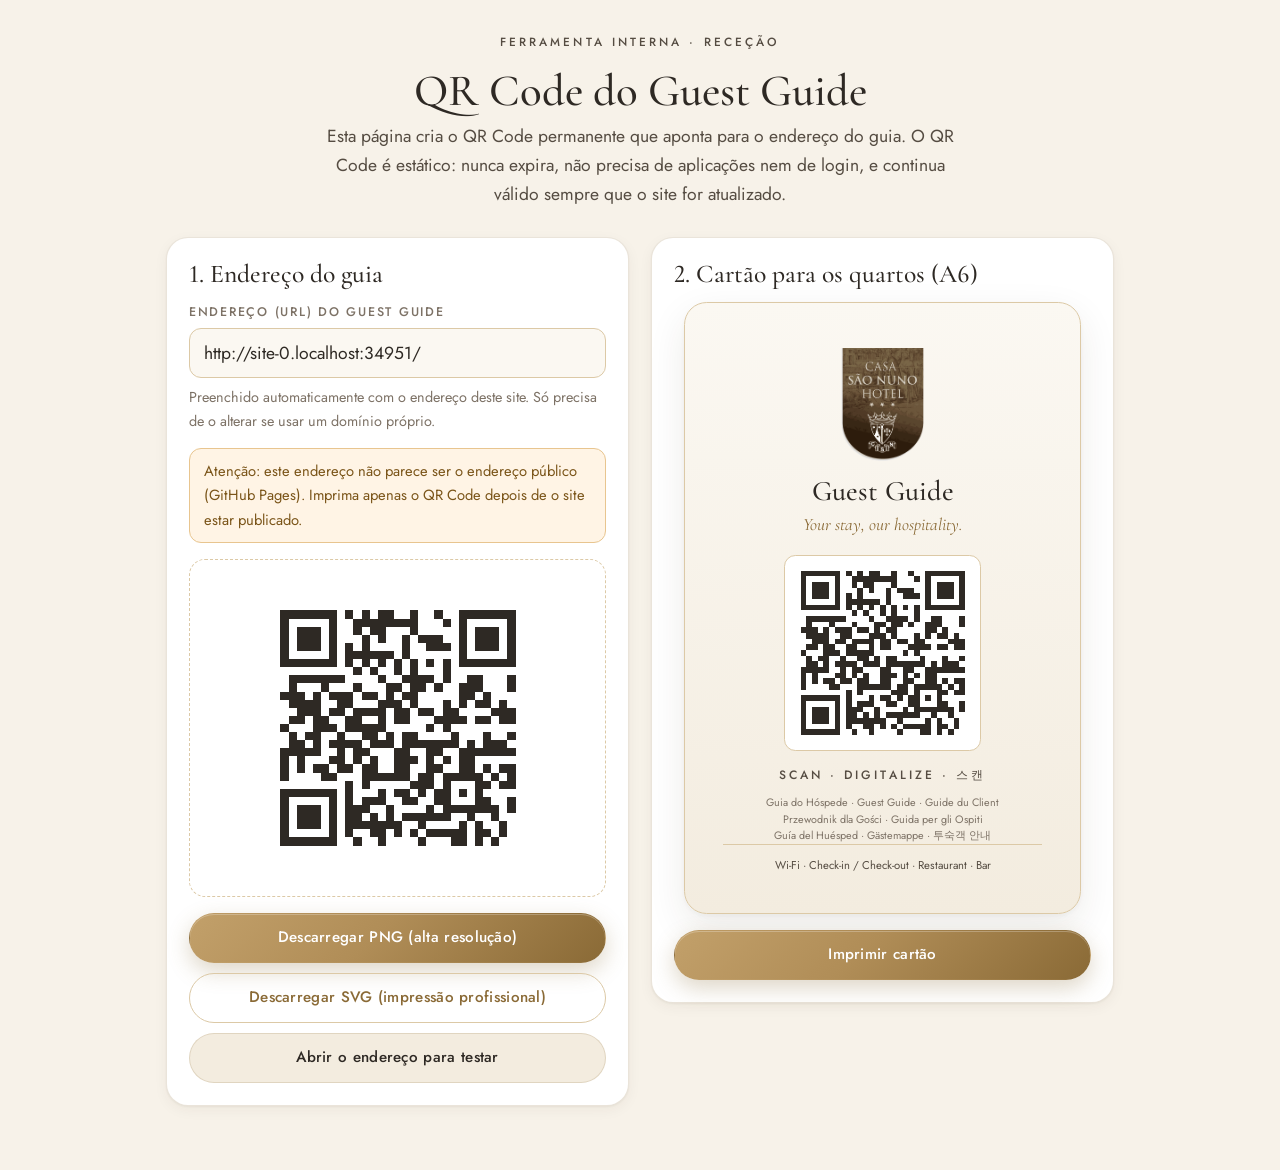
<file: qr-code/index.html>
<!doctype html>
<html lang="pt-PT">
<head>
  <meta charset="utf-8">
  <meta name="viewport" content="width=device-width, initial-scale=1">
  <meta name="robots" content="noindex, nofollow">
  <title>QR Code · Casa São Nuno</title>
  <link rel="icon" type="image/png" href="../assets/icons/favicon-32.png">
  <link rel="stylesheet" href="../styles.css">
  <style>
    body { background: var(--ivory-2); }
    .wrap { max-width: 980px; margin: 0 auto; padding: 32px 16px 64px; }
    .top { text-align: center; margin-bottom: 28px; }
    .top h1 { font-size: clamp(2rem, 6vw, 2.8rem); margin-bottom: .4rem; }
    .top p { color: var(--ink-2); max-width: 40rem; margin-inline: auto; }
    .grid { display: grid; gap: 22px; }
    @media (min-width: 820px) { .grid { grid-template-columns: 1fr 1fr; align-items: start; } }
    .panel { background: var(--white); border: 1px solid var(--line); border-radius: 22px; padding: 22px; box-shadow: var(--shadow-sm); }
    .panel h2 { font-size: 1.6rem; margin-bottom: .8rem; }
    label { display: block; font-size: .78rem; letter-spacing: .14em; text-transform: uppercase; color: var(--ink-3); font-weight: 500; margin-bottom: 6px; }
    input[type=url] { width: 100%; min-height: 50px; padding: 0 14px; border-radius: 12px; border: 1px solid var(--champagne-2); background: var(--ivory); font: inherit; color: var(--ink); }
    input[type=url]:focus { outline: 2px solid var(--sky); outline-offset: 1px; }
    .hint { font-size: .9rem; color: var(--ink-3); margin-top: 8px; }
    .warn { display: none; margin-top: 10px; padding: 10px 14px; border-radius: 12px; background: #FFF4E5; border: 1px solid #E8C58F; color: #7A5418; font-size: .92rem; }
    .warn.show { display: block; }
    .qr-box { display: grid; place-items: center; padding: 18px; background: #fff; border-radius: 16px; border: 1px dashed var(--champagne-2); margin: 16px 0; }
    .qr-box svg { width: 100%; max-width: 300px; height: auto; }
    .stack { display: grid; gap: 10px; }
    /* Printable room card */
    .card {
      width: 105mm; min-height: 148mm; margin: 0 auto; padding: 12mm 10mm 10mm; background: linear-gradient(180deg, #FBF8F2, #F3ECDF);
      border: 1px solid var(--champagne-2); border-radius: 6mm; text-align: center; display: flex; flex-direction: column; align-items: center;
      box-shadow: var(--shadow); color: var(--ink);
    }
    .card img.logo { width: 22mm; height: auto; margin-bottom: 4mm; }
    .card .c-title { font-family: var(--serif); font-size: 7.5mm; line-height: 1.1; margin: 0 0 1mm; }
    .card .c-sub { font-family: var(--serif); font-style: italic; color: var(--gold-deep); font-size: 4.6mm; margin: 0 0 4mm; }
    .card .c-qr { width: 52mm; height: 52mm; padding: 2.5mm; background: #fff; border-radius: 3mm; border: .3mm solid var(--champagne-2); }
    .card .c-qr svg { width: 100%; height: 100%; display: block; }
    .card .c-scan { margin: 4mm 0 2mm; font-size: 3.2mm; letter-spacing: .25em; text-transform: uppercase; color: var(--ink-2); font-weight: 500; }
    .card .c-langs { font-size: 2.85mm; line-height: 1.55; color: var(--ink-3); margin: 0; }
    .card .c-wifi { margin-top: auto; padding-top: 3mm; border-top: .3mm solid var(--champagne-2); width: 100%; font-size: 3mm; color: var(--ink-2); }
    @media print {
      @page { size: A6 portrait; margin: 0; }
      body { background: #fff; }
      .no-print { display: none !important; }
      .wrap { padding: 0; max-width: none; }
      .grid { display: block; }
      .panel-card { border: 0; box-shadow: none; padding: 0; background: none; }
      .card { box-shadow: none; border: 0; border-radius: 0; width: 105mm; height: 148mm; -webkit-print-color-adjust: exact; print-color-adjust: exact; }
    }
  </style>
</head>
<body>
  <div class="wrap">
    <header class="top no-print">
      <p class="eyebrow">Ferramenta interna · Receção</p>
      <h1>QR Code do Guest Guide</h1>
      <p>Esta página cria o QR Code permanente que aponta para o endereço do guia. O QR Code é estático: nunca expira, não precisa de aplicações nem de login, e continua válido sempre que o site for atualizado.</p>
    </header>

    <div class="grid">
      <section class="panel no-print">
        <h2>1. Endereço do guia</h2>
        <label for="url">Endereço (URL) do Guest Guide</label>
        <input type="url" id="url" inputmode="url" spellcheck="false" autocomplete="off">
        <p class="hint">Preenchido automaticamente com o endereço deste site. Só precisa de o alterar se usar um domínio próprio.</p>
        <p class="warn" id="warn">Atenção: este endereço não parece ser o endereço público (GitHub Pages). Imprima apenas o QR Code depois de o site estar publicado.</p>

        <div class="qr-box" id="qr" aria-label="Pré-visualização do QR Code"></div>
        <div class="stack">
          <button class="btn btn-primary" type="button" id="png">Descarregar PNG (alta resolução)</button>
          <button class="btn btn-outline" type="button" id="svg">Descarregar SVG (impressão profissional)</button>
          <a class="btn btn-ghost" id="test" target="_blank" rel="noopener">Abrir o endereço para testar</a>
        </div>
      </section>

      <section class="panel panel-card">
        <h2 class="no-print">2. Cartão para os quartos (A6)</h2>
        <div class="card" id="card">
          <img class="logo" src="../assets/images/logo-casa-sao-nuno.png" alt="Casa São Nuno Hotel">
          <p class="c-title">Guest Guide</p>
          <p class="c-sub">Your stay, our hospitality.</p>
          <div class="c-qr" id="qr-card"></div>
          <p class="c-scan">Scan · Digitalize · 스캔</p>
          <p class="c-langs">Guia do Hóspede · Guest Guide · Guide du Client<br>Przewodnik dla Gości · Guida per gli Ospiti<br>Guía del Huésped · Gästemappe · 투숙객 안내</p>
          <p class="c-wifi">Wi-Fi · Check-in / Check-out · Restaurant · Bar</p>
        </div>
        <div class="stack no-print" style="margin-top:16px">
          <button class="btn btn-primary" type="button" onclick="window.print()">Imprimir cartão</button>
        </div>
      </section>
    </div>
  </div>

  <script src="../assets/js/qrcode-generator.js"></script>
  <script>
    (function () {
      'use strict';
      var INK = '#2E2924';
      var input = document.getElementById('url');
      var warn = document.getElementById('warn');
      var box = document.getElementById('qr');
      var boxCard = document.getElementById('qr-card');
      var test = document.getElementById('test');
      qrcode.stringToBytes = qrcode.stringToBytesFuncs['UTF-8'];

      // Site root = the folder above /qr-code/
      input.value = new URL('../', window.location.href).href;

      function build(url) {
        var qr = qrcode(0, 'Q');
        qr.addData(url, 'Byte');
        qr.make();
        return qr;
      }
      function svgString(qr, quiet) {
        var n = qr.getModuleCount(), total = n + quiet * 2, d = '';
        for (var r = 0; r < n; r++) for (var c = 0; c < n; c++) if (qr.isDark(r, c)) d += 'M' + (c + quiet) + ' ' + (r + quiet) + 'h1v1h-1z';
        return '<svg xmlns="http://www.w3.org/2000/svg" viewBox="0 0 ' + total + ' ' + total + '" shape-rendering="crispEdges">' +
          '<rect width="' + total + '" height="' + total + '" fill="#FFFFFF"/><path fill="' + INK + '" d="' + d + '"/></svg>';
      }
      function download(blob, name) {
        var a = document.createElement('a');
        a.href = URL.createObjectURL(blob);
        a.download = name;
        document.body.appendChild(a); a.click(); a.remove();
        setTimeout(function () { URL.revokeObjectURL(a.href); }, 1000);
      }
      function render() {
        var url = input.value.trim();
        if (!url) return;
        var qr = build(url);
        box.innerHTML = svgString(qr, 4);
        boxCard.innerHTML = svgString(qr, 1);
        test.href = url;
        warn.classList.toggle('show', !/^https:\/\//.test(url) || /localhost|127\.0\.0\.1|file:/.test(url));
      }
      input.addEventListener('input', render);

      document.getElementById('svg').addEventListener('click', function () {
        var qr = build(input.value.trim());
        var svg = '<?xml version="1.0" encoding="UTF-8"?>\n' + svgString(qr, 4).replace('<svg ', '<svg width="100mm" height="100mm" ');
        download(new Blob([svg], { type: 'image/svg+xml' }), 'qrcode.svg');
      });
      document.getElementById('png').addEventListener('click', function () {
        var qr = build(input.value.trim());
        var n = qr.getModuleCount(), quiet = 4, total = n + quiet * 2;
        var scale = Math.floor(2400 / total), size = scale * total;
        var canvas = document.createElement('canvas');
        canvas.width = canvas.height = size;
        var ctx = canvas.getContext('2d');
        ctx.fillStyle = '#FFFFFF'; ctx.fillRect(0, 0, size, size);
        ctx.fillStyle = INK;
        for (var r = 0; r < n; r++) for (var c = 0; c < n; c++) if (qr.isDark(r, c)) ctx.fillRect((c + quiet) * scale, (r + quiet) * scale, scale, scale);
        canvas.toBlob(function (blob) { download(blob, 'qrcode.png'); }, 'image/png');
      });
      render();
    })();
  </script>
</body>
</html>
</file>
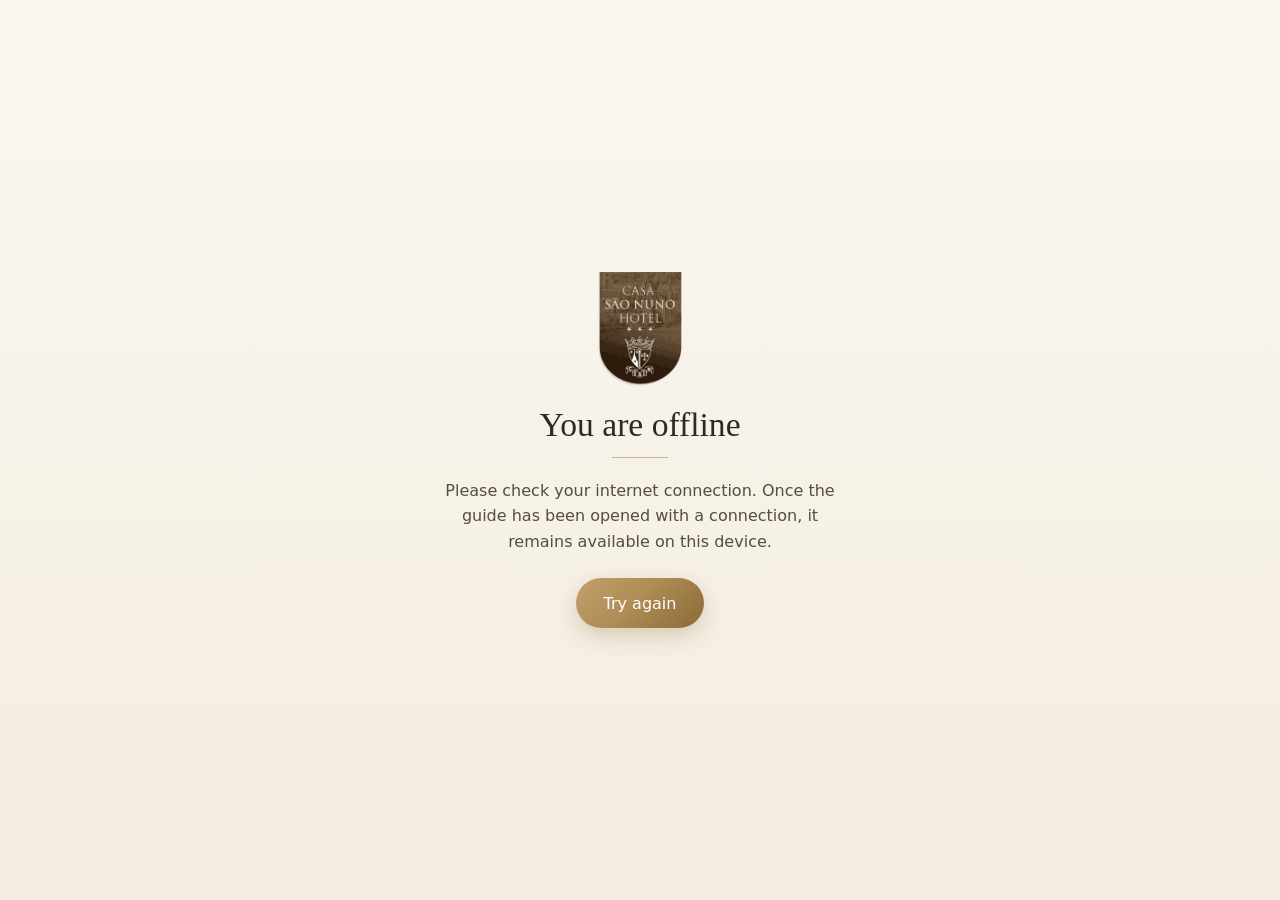
<file: offline.html>
<!doctype html>
<html lang="en">
<head>
  <meta charset="utf-8">
  <meta name="viewport" content="width=device-width, initial-scale=1, viewport-fit=cover">
  <title>Casa São Nuno · Offline</title>
  <meta name="theme-color" content="#FBF8F2">
  <link rel="icon" type="image/png" href="./assets/icons/favicon-32.png">
  <style>
    :root { --ivory:#FBF8F2; --cream:#F3ECDF; --gold:#B08D57; --gold-deep:#8A6A36; --ink:#2E2924; --ink-2:#554C42; }
    * { box-sizing: border-box; }
    html, body { height: 100%; }
    body { margin: 0; display: grid; place-items: center; padding: 24px 16px; background: linear-gradient(180deg, var(--ivory), var(--cream)); color: var(--ink);
      font-family: "Jost", "Segoe UI", system-ui, -apple-system, "Apple SD Gothic Neo", "Noto Sans KR", sans-serif; text-align: center; line-height: 1.6; }
    main { max-width: 420px; }
    img { width: 84px; height: auto; margin: 0 auto 20px; display: block; }
    h1 { font-family: "Cormorant Garamond", Georgia, "Noto Serif KR", serif; font-weight: 500; font-size: 2.1rem; line-height: 1.15; margin: 0 0 12px; }
    p { color: var(--ink-2); margin: 0 0 24px; }
    button { min-height: 50px; padding: 0 28px; border-radius: 999px; border: 0; cursor: pointer; font: inherit; font-weight: 500; color: #fff;
      background: linear-gradient(135deg, #C2A06A, var(--gold) 45%, var(--gold-deep)); box-shadow: 0 8px 22px rgba(138,106,54,.28); }
    .line { width: 56px; height: 1px; background: var(--gold); margin: 0 auto 20px; opacity: .6; }
  </style>
</head>
<body>
  <main>
    <img src="./assets/images/logo-casa-sao-nuno.png" alt="Casa São Nuno">
    <h1 id="t">You are offline</h1>
    <div class="line"></div>
    <p id="m">Please check your internet connection. Once the guide has been opened with a connection, it remains available on this device.</p>
    <button type="button" id="b" onclick="location.href='./'">Try again</button>
  </main>
  <script>
    (function () {
      var T = {
        pt: ['Sem ligação à internet', 'Verifique a sua ligação à internet. Depois de abrir o guia com ligação, este fica disponível neste dispositivo.', 'Tentar novamente'],
        en: ['You are offline', 'Please check your internet connection. Once the guide has been opened with a connection, it remains available on this device.', 'Try again'],
        fr: ['Vous êtes hors ligne', 'Veuillez vérifier votre connexion internet. Une fois le guide ouvert avec une connexion, il reste disponible sur cet appareil.', 'Réessayer'],
        pl: ['Brak połączenia z internetem', 'Prosimy sprawdzić połączenie z internetem. Po otwarciu przewodnika z dostępem do sieci pozostaje on dostępny na tym urządzeniu.', 'Spróbuj ponownie'],
        it: ['Siete offline', 'Verificate la connessione internet. Dopo averla aperta con una connessione, la guida resta disponibile su questo dispositivo.', 'Riprova'],
        es: ['Está sin conexión', 'Compruebe su conexión a internet. Una vez abierta la guía con conexión, seguirá disponible en este dispositivo.', 'Reintentar'],
        de: ['Sie sind offline', 'Bitte prüfen Sie Ihre Internetverbindung. Sobald die Gästemappe einmal mit Verbindung geöffnet wurde, bleibt sie auf diesem Gerät verfügbar.', 'Erneut versuchen'],
        ko: ['인터넷에 연결되어 있지 않습니다', '인터넷 연결을 확인해 주세요. 한 번 인터넷에 연결된 상태로 안내서를 열면 이 기기에서 계속 이용하실 수 있습니다.', '다시 시도']
      };
      var lang = null;
      try { lang = localStorage.getItem('csn-guest-guide-lang'); } catch (e) {}
      var prefs = [lang].concat(navigator.languages || [], navigator.language || []);
      for (var i = 0; i < prefs.length; i++) {
        var c = prefs[i] && String(prefs[i]).toLowerCase().split(/[-_]/)[0];
        if (c && T[c]) { lang = c; break; }
        lang = null;
      }
      lang = lang || 'en';
      document.documentElement.lang = lang === 'pt' ? 'pt-PT' : lang;
      document.getElementById('t').textContent = T[lang][0];
      document.getElementById('m').textContent = T[lang][1];
      document.getElementById('b').textContent = T[lang][2];
    })();
  </script>
</body>
</html>
</file>
<file: styles.css>
/* =========================================================
   CASA SÃO NUNO — Guest Guide
   Concept: Spiritual Luxury — Faith, Peace & Hospitality
   ========================================================= */

/* ---------- Fonts (self-hosted, work offline) ---------- */
@font-face { font-family: "Cormorant Garamond"; font-style: normal; font-weight: 500; font-display: swap;
  src: url("./assets/fonts/cormorant-garamond-latin-500-normal.woff2") format("woff2");
  unicode-range: U+0000-00FF, U+0131, U+0152-0153, U+02BB-02BC, U+02C6, U+02DA, U+02DC, U+0304, U+0308, U+0329, U+2000-206F, U+20AC, U+2122, U+2191, U+2193, U+2212, U+2215, U+FEFF, U+FFFD; }
@font-face { font-family: "Cormorant Garamond"; font-style: normal; font-weight: 500; font-display: swap;
  src: url("./assets/fonts/cormorant-garamond-latin-ext-500-normal.woff2") format("woff2");
  unicode-range: U+0100-02BA, U+02BD-02C5, U+02C7-02CC, U+02CE-02D7, U+02DD-02FF, U+0304, U+0308, U+0329, U+1D00-1DBF, U+1E00-1E9F, U+1EF2-1EFF, U+2020, U+20A0-20AB, U+20AD-20C0, U+2113, U+2C60-2C7F, U+A720-A7FF; }
@font-face { font-family: "Cormorant Garamond"; font-style: normal; font-weight: 600; font-display: swap;
  src: url("./assets/fonts/cormorant-garamond-latin-600-normal.woff2") format("woff2");
  unicode-range: U+0000-00FF, U+0131, U+0152-0153, U+02BB-02BC, U+02C6, U+02DA, U+02DC, U+0304, U+0308, U+0329, U+2000-206F, U+20AC, U+2122, U+2191, U+2193, U+2212, U+2215, U+FEFF, U+FFFD; }
@font-face { font-family: "Cormorant Garamond"; font-style: normal; font-weight: 600; font-display: swap;
  src: url("./assets/fonts/cormorant-garamond-latin-ext-600-normal.woff2") format("woff2");
  unicode-range: U+0100-02BA, U+02BD-02C5, U+02C7-02CC, U+02CE-02D7, U+02DD-02FF, U+0304, U+0308, U+0329, U+1D00-1DBF, U+1E00-1E9F, U+1EF2-1EFF, U+2020, U+20A0-20AB, U+20AD-20C0, U+2113, U+2C60-2C7F, U+A720-A7FF; }
@font-face { font-family: "Cormorant Garamond"; font-style: italic; font-weight: 400; font-display: swap;
  src: url("./assets/fonts/cormorant-garamond-latin-400-italic.woff2") format("woff2");
  unicode-range: U+0000-00FF, U+0131, U+0152-0153, U+02BB-02BC, U+02C6, U+02DA, U+02DC, U+0304, U+0308, U+0329, U+2000-206F, U+20AC, U+2122, U+2191, U+2193, U+2212, U+2215, U+FEFF, U+FFFD; }
@font-face { font-family: "Cormorant Garamond"; font-style: italic; font-weight: 400; font-display: swap;
  src: url("./assets/fonts/cormorant-garamond-latin-ext-400-italic.woff2") format("woff2");
  unicode-range: U+0100-02BA, U+02BD-02C5, U+02C7-02CC, U+02CE-02D7, U+02DD-02FF, U+0304, U+0308, U+0329, U+1D00-1DBF, U+1E00-1E9F, U+1EF2-1EFF, U+2020, U+20A0-20AB, U+20AD-20C0, U+2113, U+2C60-2C7F, U+A720-A7FF; }
@font-face { font-family: "Jost"; font-style: normal; font-weight: 300; font-display: swap;
  src: url("./assets/fonts/jost-latin-300-normal.woff2") format("woff2");
  unicode-range: U+0000-00FF, U+0131, U+0152-0153, U+02BB-02BC, U+02C6, U+02DA, U+02DC, U+0304, U+0308, U+0329, U+2000-206F, U+20AC, U+2122, U+2191, U+2193, U+2212, U+2215, U+FEFF, U+FFFD; }
@font-face { font-family: "Jost"; font-style: normal; font-weight: 300; font-display: swap;
  src: url("./assets/fonts/jost-latin-ext-300-normal.woff2") format("woff2");
  unicode-range: U+0100-02BA, U+02BD-02C5, U+02C7-02CC, U+02CE-02D7, U+02DD-02FF, U+0304, U+0308, U+0329, U+1D00-1DBF, U+1E00-1E9F, U+1EF2-1EFF, U+2020, U+20A0-20AB, U+20AD-20C0, U+2113, U+2C60-2C7F, U+A720-A7FF; }
@font-face { font-family: "Jost"; font-style: normal; font-weight: 400; font-display: swap;
  src: url("./assets/fonts/jost-latin-400-normal.woff2") format("woff2");
  unicode-range: U+0000-00FF, U+0131, U+0152-0153, U+02BB-02BC, U+02C6, U+02DA, U+02DC, U+0304, U+0308, U+0329, U+2000-206F, U+20AC, U+2122, U+2191, U+2193, U+2212, U+2215, U+FEFF, U+FFFD; }
@font-face { font-family: "Jost"; font-style: normal; font-weight: 400; font-display: swap;
  src: url("./assets/fonts/jost-latin-ext-400-normal.woff2") format("woff2");
  unicode-range: U+0100-02BA, U+02BD-02C5, U+02C7-02CC, U+02CE-02D7, U+02DD-02FF, U+0304, U+0308, U+0329, U+1D00-1DBF, U+1E00-1E9F, U+1EF2-1EFF, U+2020, U+20A0-20AB, U+20AD-20C0, U+2113, U+2C60-2C7F, U+A720-A7FF; }
@font-face { font-family: "Jost"; font-style: normal; font-weight: 500; font-display: swap;
  src: url("./assets/fonts/jost-latin-500-normal.woff2") format("woff2");
  unicode-range: U+0000-00FF, U+0131, U+0152-0153, U+02BB-02BC, U+02C6, U+02DA, U+02DC, U+0304, U+0308, U+0329, U+2000-206F, U+20AC, U+2122, U+2191, U+2193, U+2212, U+2215, U+FEFF, U+FFFD; }
@font-face { font-family: "Jost"; font-style: normal; font-weight: 500; font-display: swap;
  src: url("./assets/fonts/jost-latin-ext-500-normal.woff2") format("woff2");
  unicode-range: U+0100-02BA, U+02BD-02C5, U+02C7-02CC, U+02CE-02D7, U+02DD-02FF, U+0304, U+0308, U+0329, U+1D00-1DBF, U+1E00-1E9F, U+1EF2-1EFF, U+2020, U+20A0-20AB, U+20AD-20C0, U+2113, U+2C60-2C7F, U+A720-A7FF; }

/* ---------- Design tokens ---------- */
:root {
  --ivory: #FBF8F2;
  --ivory-2: #F7F2E9;
  --cream: #F3ECDF;
  --champagne: #E9DCC4;
  --champagne-2: #DCC9A6;
  --gold: #B08D57;
  --gold-deep: #8A6A36;
  --gold-soft: rgba(176, 141, 87, .18);
  --sky: #6F93B8;
  --sky-deep: #4E7399;
  --sky-soft: #E6EEF6;
  --ink: #2E2924;
  --ink-2: #554C42;
  --ink-3: #7D7266;
  --white: #FFFFFF;
  --line: rgba(138, 106, 54, .18);

  --serif: "Cormorant Garamond", "Iowan Old Style", "Palatino Linotype", Georgia, "Noto Serif KR", "AppleMyungjo", serif;
  --sans: "Jost", "Segoe UI", system-ui, -apple-system, "Apple SD Gothic Neo", "Noto Sans KR", "Malgun Gothic", sans-serif;

  --radius: 18px;
  --radius-sm: 12px;
  --shadow-sm: 0 1px 2px rgba(60, 44, 20, .05), 0 4px 14px rgba(60, 44, 20, .05);
  --shadow: 0 2px 4px rgba(60, 44, 20, .04), 0 14px 38px rgba(60, 44, 20, .09);
  --shadow-lg: 0 30px 70px rgba(60, 44, 20, .16);
  --ease: cubic-bezier(.22, .7, .2, 1);
  --header-h: 64px;
  --gutter: 20px;
  --maxw: 1120px;
}

/* Korean: native serif/sans + no mid-word line breaks */
html[lang="ko"] {
  --serif: "Noto Serif KR", "AppleMyungjo", "Nanum Myeongjo", "Batang", serif;
  --sans: "Apple SD Gothic Neo", "Noto Sans KR", "Malgun Gothic", "Jost", system-ui, sans-serif;
}
html[lang="ko"] body { word-break: keep-all; line-break: strict; }
html[lang="ko"] h1, html[lang="ko"] h2, html[lang="ko"] h3 { letter-spacing: -0.01em; font-weight: 600; }

/* ---------- Base ---------- */
*, *::before, *::after { box-sizing: border-box; }
[hidden] { display: none !important; }
html { -webkit-text-size-adjust: 100%; text-size-adjust: 100%; scroll-behavior: smooth; scroll-padding-top: calc(var(--header-h) + 12px); }
body {
  margin: 0;
  background: var(--ivory);
  color: var(--ink);
  font-family: var(--sans);
  font-weight: 400;
  font-size: 17px;
  line-height: 1.65;
  -webkit-font-smoothing: antialiased;
  -moz-osx-font-smoothing: grayscale;
  overflow-x: hidden;
}
img { max-width: 100%; display: block; }
a { color: inherit; }
button { font: inherit; color: inherit; }
h1, h2, h3, .time-big, .meal-time, .wifi-value, .signature, .thanks { font-variant-numeric: lining-nums; }
h1, h2, h3 { font-family: var(--serif); font-weight: 500; line-height: 1.12; margin: 0; color: var(--ink); text-wrap: balance; }
p { margin: 0 0 1em; text-wrap: pretty; }
p:last-child { margin-bottom: 0; }
ul, ol, dl, dd { margin: 0; padding: 0; }
ul { list-style: none; }
figure { margin: 0; }

.icon { width: 1.25em; height: 1.25em; flex: none; fill: none; stroke: currentColor; stroke-width: 1.5; stroke-linecap: round; stroke-linejoin: round; }

:focus-visible { outline: 2px solid var(--sky); outline-offset: 3px; border-radius: 8px; }

.skip-link { position: absolute; left: 12px; top: -60px; z-index: 100; background: var(--ink); color: var(--ivory); padding: 10px 16px; border-radius: 10px; text-decoration: none; transition: top .2s; }
.skip-link:focus { top: 12px; }

/* Translation loading: avoid flash of the wrong language */
.i18n-pending main, .i18n-pending .site-footer { opacity: 0; }
main, .site-footer { transition: opacity .45s ease; }

.eyebrow {
  font-family: var(--sans);
  font-size: .74rem;
  font-weight: 500;
  letter-spacing: .26em;
  text-transform: uppercase;
  color: var(--gold-deep);
  margin-bottom: .9rem;
}
.lead { color: var(--ink-2); font-size: 1.04rem; max-width: 36rem; margin-inline: auto; }

.ornament { display: flex; align-items: center; justify-content: center; gap: 12px; color: var(--gold); }
.ornament span { height: 1px; width: 56px; background: linear-gradient(90deg, transparent, var(--gold)); }
.ornament span:last-child { background: linear-gradient(90deg, var(--gold), transparent); }
.ornament .icon { width: 13px; height: 13px; fill: currentColor; stroke: none; }

/* ---------- Buttons ---------- */
.btn {
  display: inline-flex; align-items: center; justify-content: center; gap: .6em;
  min-height: 50px; padding: 0 1.5em;
  border-radius: 999px; border: 1px solid transparent;
  font-family: var(--sans); font-size: .95rem; font-weight: 500; letter-spacing: .02em;
  text-decoration: none; cursor: pointer;
  transition: transform .25s var(--ease), box-shadow .25s var(--ease), background-color .25s, color .25s, border-color .25s;
  -webkit-tap-highlight-color: transparent;
}
.btn:active { transform: scale(.98); }
.btn-primary {
  background: linear-gradient(135deg, #C2A06A 0%, var(--gold) 45%, var(--gold-deep) 100%);
  color: var(--white);
  box-shadow: 0 8px 22px rgba(138, 106, 54, .28), inset 0 1px 0 rgba(255,255,255,.25);
}
.btn-primary:hover { box-shadow: 0 12px 28px rgba(138, 106, 54, .36), inset 0 1px 0 rgba(255,255,255,.25); transform: translateY(-1px); }
.btn-outline { background: transparent; color: var(--gold-deep); border-color: var(--champagne-2); }
.btn-outline:hover { background: var(--cream); border-color: var(--gold); }
.btn-ghost { background: var(--cream); color: var(--ink); border-color: var(--line); }
.btn-glass { background: rgba(255,255,255,.62); color: var(--ink); border-color: rgba(176,141,87,.35); -webkit-backdrop-filter: blur(10px); backdrop-filter: blur(10px); }
.btn-glass:hover { background: rgba(255,255,255,.85); }
.btn-wide { width: 100%; }
.btn-row { display: flex; flex-wrap: wrap; gap: 10px; margin-top: 1.4rem; }
.btn-row .btn { flex: 1 1 200px; }

.icon-btn {
  display: inline-grid; place-items: center; width: 44px; height: 44px; border-radius: 50%;
  border: 1px solid var(--line); background: var(--white); cursor: pointer; color: var(--ink);
  transition: background .2s;
}
.icon-btn:hover { background: var(--cream); }

/* ---------- Header ---------- */
.site-header {
  position: fixed; inset: 0 0 auto 0; z-index: 40;
  height: calc(var(--header-h) + env(safe-area-inset-top));
  padding-top: env(safe-area-inset-top);
  transition: background-color .35s, box-shadow .35s, border-color .35s;
  border-bottom: 1px solid transparent;
}
.site-header.scrolled {
  background: rgba(251, 248, 242, .86);
  -webkit-backdrop-filter: saturate(1.4) blur(14px); backdrop-filter: saturate(1.4) blur(14px);
  border-bottom-color: var(--line);
  box-shadow: 0 6px 24px rgba(60, 44, 20, .06);
}
.header-inner { height: var(--header-h); max-width: var(--maxw); margin: 0 auto; padding: 0 var(--gutter); display: flex; align-items: center; justify-content: space-between; gap: 12px; }
.brand { display: flex; align-items: center; gap: 10px; text-decoration: none; min-width: 0; }
.brand-logo { width: 26px; height: auto; }
.brand-text { font-family: "Cormorant Garamond", Georgia, serif; font-weight: 600; font-size: 1.08rem; letter-spacing: .2em; text-transform: uppercase; white-space: nowrap; color: var(--ink); opacity: 0; transform: translateY(4px); transition: opacity .35s, transform .35s; }
.site-header.scrolled .brand-text { opacity: 1; transform: none; }
.header-actions { display: flex; align-items: center; gap: 8px; }

.lang { position: relative; }
.lang-btn, .menu-btn {
  display: inline-flex; align-items: center; gap: 6px; height: 42px; padding: 0 14px;
  border-radius: 999px; border: 1px solid rgba(176,141,87,.35);
  background: rgba(255,255,255,.72); -webkit-backdrop-filter: blur(10px); backdrop-filter: blur(10px);
  cursor: pointer; font-size: .84rem; font-weight: 500; letter-spacing: .08em; color: var(--ink);
  transition: background .2s, border-color .2s;
}
.menu-btn { width: 42px; padding: 0; justify-content: center; }
.lang-btn:hover, .menu-btn:hover { background: var(--white); border-color: var(--gold); }
.lang-btn .icon { color: var(--gold-deep); width: 18px; height: 18px; }
.lang-list {
  position: absolute; right: 0; top: calc(100% + 10px); min-width: 210px;
  background: var(--white); border: 1px solid var(--line); border-radius: 16px; padding: 6px;
  box-shadow: var(--shadow-lg); animation: pop .22s var(--ease);
}
.lang-list button {
  display: flex; align-items: center; gap: 12px; width: 100%; padding: 10px 12px; border: 0; border-radius: 10px;
  background: transparent; cursor: pointer; text-align: left; font-size: .95rem;
}
.lang-list button:hover { background: var(--ivory-2); }
.lang-list button[aria-selected="true"] { background: var(--cream); color: var(--gold-deep); font-weight: 500; }
.lang-code { display: inline-grid; place-items: center; width: 32px; height: 24px; border-radius: 6px; background: var(--sky-soft); color: var(--sky-deep); font-size: .7rem; font-weight: 500; letter-spacing: .08em; font-family: "Jost", system-ui, sans-serif; }
@keyframes pop { from { opacity: 0; transform: translateY(-6px) scale(.98); } to { opacity: 1; transform: none; } }

/* ---------- Drawer ---------- */
.drawer-backdrop, .sheet-backdrop { position: fixed; inset: 0; z-index: 60; background: rgba(46, 41, 36, .32); -webkit-backdrop-filter: blur(3px); backdrop-filter: blur(3px); animation: fade .25s ease; }
@keyframes fade { from { opacity: 0; } }
.drawer {
  position: fixed; top: 0; right: 0; bottom: 0; z-index: 61; width: min(88vw, 360px);
  background: var(--ivory); box-shadow: var(--shadow-lg);
  padding: calc(16px + env(safe-area-inset-top)) 18px calc(20px + env(safe-area-inset-bottom));
  display: flex; flex-direction: column; gap: 8px;
  transform: translateX(105%); transition: transform .4s var(--ease); visibility: hidden;
  overflow-y: auto;
}
.drawer.open { transform: none; visibility: visible; }
.drawer-head { display: flex; align-items: center; justify-content: space-between; padding: 0 4px 10px; border-bottom: 1px solid var(--line); margin-bottom: 6px; }
.drawer-title { font-family: "Cormorant Garamond", Georgia, serif; font-weight: 600; letter-spacing: .2em; text-transform: uppercase; }
.drawer-links a {
  display: flex; align-items: center; gap: 14px; padding: 13px 12px; border-radius: 12px;
  text-decoration: none; font-size: 1.02rem; transition: background .2s;
}
.drawer-links a:hover, .drawer-links a:focus-visible { background: var(--cream); }
.drawer-links .icon { color: var(--gold); }
.drawer-install { margin-top: auto; }

/* ---------- Hero ---------- */
.hero {
  position: relative; min-height: 100vh; min-height: 100svh;
  display: flex; flex-direction: column; justify-content: flex-end;
  padding: calc(var(--header-h) + env(safe-area-inset-top) + 8px) var(--gutter) 28px;
  overflow: hidden; isolation: isolate;
}
.hero-media { position: absolute; inset: 0; z-index: -3; }
.hero-media img { width: 100%; height: 100%; object-fit: cover; object-position: 80% 38%; transform: scale(1.04); animation: heroZoom 18s ease-out forwards; }
@keyframes heroZoom { to { transform: scale(1); } }
.hero-veil {
  position: absolute; inset: 0; z-index: -2;
  background:
    radial-gradient(ellipse 70% 42% at 50% 56%, rgba(251,248,242,.82) 0%, rgba(251,248,242,.5) 55%, rgba(251,248,242,0) 100%),
    linear-gradient(180deg, rgba(251,248,242,.05) 0%, rgba(251,248,242,.12) 30%, rgba(251,248,242,.55) 55%, rgba(251,248,242,.94) 78%, var(--ivory) 100%);
}
.hero-rays {
  position: absolute; z-index: -1; left: 50%; top: -30%; width: 160vmax; height: 160vmax; transform: translateX(-50%);
  background: repeating-conic-gradient(from 0deg at 50% 50%, rgba(255, 236, 190, .0) 0deg 7deg, rgba(255, 236, 190, .38) 7deg 8deg);
  -webkit-mask-image: radial-gradient(circle at 50% 50%, #000 0%, rgba(0,0,0,.5) 18%, transparent 42%);
  mask-image: radial-gradient(circle at 50% 50%, #000 0%, rgba(0,0,0,.5) 18%, transparent 42%);
  opacity: .55; mix-blend-mode: soft-light; animation: spin 240s linear infinite;
  pointer-events: none;
}
@keyframes spin { to { transform: translateX(-50%) rotate(360deg); } }
.hero-content { text-align: center; max-width: 720px; margin: 0 auto; width: 100%; }
.hero-logo { width: 66px; height: auto; margin: 0 auto 1rem; filter: drop-shadow(0 10px 24px rgba(60, 44, 20, .25)); animation: rise 1s var(--ease) both; }
.hero-eyebrow { animation: rise 1s .1s var(--ease) both; }
.hero-title { font-size: clamp(2.3rem, 9vw, 4.6rem); font-weight: 500; letter-spacing: -.005em; animation: rise 1s .18s var(--ease) both; }
.hero .ornament { margin: .9rem 0 .7rem; animation: rise 1s .26s var(--ease) both; }
.hero-subtitle { font-family: var(--serif); font-style: italic; font-size: clamp(1.25rem, 4.6vw, 1.6rem); color: var(--ink-2); margin-bottom: 1.4rem; animation: rise 1s .32s var(--ease) both; }
html[lang="ko"] .hero-subtitle { font-style: normal; }
.hero-actions { display: flex; flex-direction: column; gap: 10px; align-items: center; animation: rise 1s .4s var(--ease) both; }
.hero-actions .btn { width: min(100%, 320px); }
@keyframes rise { from { opacity: 0; transform: translateY(16px); } to { opacity: 1; transform: none; } }

.quick {
  display: grid; grid-template-columns: repeat(3, 1fr); gap: 8px;
  max-width: 640px; width: 100%; margin: 1.4rem auto 0;
  animation: rise 1s .5s var(--ease) both;
}
.quick-item {
  display: flex; flex-direction: column; align-items: center; gap: 2px; text-align: center;
  padding: 12px 6px; border-radius: 16px; background: rgba(255,255,255,.75); border: 1px solid var(--line);
  -webkit-backdrop-filter: blur(10px); backdrop-filter: blur(10px);
  text-decoration: none; cursor: pointer; box-shadow: var(--shadow-sm);
  transition: transform .25s var(--ease), box-shadow .25s;
}
.quick-item:hover { transform: translateY(-2px); box-shadow: var(--shadow); }
.quick-item .icon { color: var(--gold); width: 22px; height: 22px; margin-bottom: 4px; }
.quick-label { font-size: .68rem; letter-spacing: .16em; text-transform: uppercase; color: var(--ink-3); font-weight: 500; }
.quick-value { font-size: .9rem; font-weight: 500; line-height: 1.25; }

/* ---------- Sections ---------- */
.section { position: relative; padding: 76px var(--gutter); }
.section > * { max-width: var(--maxw); margin-inline: auto; }
.section.tinted { background: linear-gradient(180deg, var(--ivory-2), var(--cream)); }
.section.tinted::before {
  content: ""; position: absolute; left: 50%; top: 0; transform: translate(-50%, -50%);
  width: 9px; height: 9px; rotate: 45deg; background: var(--gold); box-shadow: 0 0 0 6px var(--ivory-2);
}
.section-head { text-align: center; margin-bottom: 2.6rem; }
.section-head h2, .split-text h2, .wifi-card h2 { font-size: clamp(2.1rem, 7vw, 3rem); margin-bottom: .8rem; }

/* Guide grid */
.guide { padding-top: 64px; }
.guide-grid { display: grid; gap: 12px; }
.guide-card {
  display: flex; align-items: center; gap: 16px; padding: 16px 18px; min-height: 84px;
  background: var(--white); border: 1px solid var(--line); border-radius: var(--radius);
  text-decoration: none; box-shadow: var(--shadow-sm);
  transition: transform .3s var(--ease), box-shadow .3s var(--ease), border-color .3s;
}
.guide-card:hover { transform: translateY(-3px); box-shadow: var(--shadow); border-color: rgba(176,141,87,.4); }
.guide-icon { display: grid; place-items: center; width: 50px; height: 50px; border-radius: 50%; flex: none; background: radial-gradient(circle at 30% 25%, #FFFFFF, var(--cream)); border: 1px solid var(--line); color: var(--gold-deep); }
.guide-icon .icon { width: 24px; height: 24px; }
.guide-text { display: flex; flex-direction: column; min-width: 0; flex: 1; }
.guide-text strong { font-family: var(--serif); font-weight: 600; font-size: 1.3rem; line-height: 1.2; }
.guide-text small { color: var(--ink-3); font-size: .88rem; line-height: 1.4; margin-top: 2px; }
.guide-card .chev { color: var(--champagne-2); width: 20px; height: 20px; transition: transform .3s var(--ease), color .3s; }
.guide-card:hover .chev { transform: translateX(3px); color: var(--gold); }

/* Split layout */
.split { display: grid; gap: 32px; align-items: center; }
.split-text h2 { margin-bottom: 1.1rem; }
.split-text p { color: var(--ink-2); }
.signature { font-family: var(--serif); font-style: italic; font-size: 1.35rem; color: var(--gold-deep) !important; margin-top: 1.4rem; }
html[lang="ko"] .signature { font-style: normal; font-size: 1.1rem; }

.photo { position: relative; border-radius: var(--radius); overflow: hidden; box-shadow: var(--shadow); background: var(--cream); }
.photo img { width: 100%; height: 100%; object-fit: cover; }
.photo-tall { aspect-ratio: 4 / 3.4; }
.photo figcaption {
  position: absolute; left: 14px; bottom: 14px; padding: 6px 14px; border-radius: 999px;
  background: rgba(251,248,242,.88); -webkit-backdrop-filter: blur(8px); backdrop-filter: blur(8px);
  font-size: .72rem; letter-spacing: .18em; text-transform: uppercase; color: var(--ink-2);
}

/* Check-in */
.time-grid { display: grid; gap: 12px; }
.time-card {
  display: grid; grid-template-columns: auto 1fr; grid-template-areas: "icon label" "icon time" "note note";
  column-gap: 16px; align-items: center;
  background: var(--white); border: 1px solid var(--line); border-radius: var(--radius); padding: 18px 20px; box-shadow: var(--shadow-sm);
}
.time-card .round-icon { grid-area: icon; }
.time-card h3 { grid-area: label; font-family: var(--sans); font-size: .74rem; font-weight: 500; letter-spacing: .2em; text-transform: uppercase; color: var(--ink-3); }
.time-big { grid-area: time; font-family: var(--serif); font-size: 1.75rem; font-weight: 600; line-height: 1.15; margin: 0; color: var(--ink); }
.time-note { grid-area: note; margin-top: 12px !important; padding-top: 12px; border-top: 1px solid var(--line); color: var(--ink-2); font-size: .93rem; }

.round-icon { display: inline-grid; place-items: center; width: 48px; height: 48px; border-radius: 50%; flex: none; background: var(--sky-soft); color: var(--sky-deep); }
.round-icon .icon { width: 22px; height: 22px; }
.round-icon-lg { width: 60px; height: 60px; background: radial-gradient(circle at 30% 25%, #FFFFFF, var(--cream)); border: 1px solid var(--line); color: var(--gold-deep); }
.round-icon-lg .icon { width: 28px; height: 28px; }

.feature-card {
  display: flex; gap: 18px; align-items: flex-start; margin-top: 16px;
  background: linear-gradient(135deg, #FFFFFF, var(--ivory-2)); border: 1px solid rgba(176,141,87,.3);
  border-radius: var(--radius); padding: 22px; box-shadow: var(--shadow-sm);
}
.feature-card h3 { font-size: 1.55rem; margin-bottom: .45rem; }
.feature-card p { color: var(--ink-2); }

/* Meals */
.meal-grid { display: grid; gap: 18px; }
.meal-card { background: var(--white); border: 1px solid var(--line); border-radius: var(--radius); overflow: hidden; box-shadow: var(--shadow-sm); transition: transform .35s var(--ease), box-shadow .35s var(--ease); }
.meal-card:hover { transform: translateY(-3px); box-shadow: var(--shadow); }
.meal-media { position: relative; aspect-ratio: 16 / 9; overflow: hidden; background: var(--cream); }
.meal-media img { width: 100%; height: 100%; object-fit: cover; }
.meal-body { padding: 20px 22px 22px; }
.meal-title { display: flex; align-items: center; gap: 10px; margin-bottom: 14px; }
.meal-title .icon { color: var(--gold); width: 24px; height: 24px; }
.meal-title h3 { font-size: 1.75rem; }
.meal-info { display: grid; gap: 10px; }
.meal-info > div { display: flex; justify-content: space-between; align-items: baseline; gap: 12px; padding-top: 10px; border-top: 1px solid var(--line); }
.meal-info dt { display: flex; align-items: center; gap: 8px; color: var(--ink-3); font-size: .78rem; letter-spacing: .14em; text-transform: uppercase; font-weight: 500; }
.meal-info dt .icon { width: 17px; height: 17px; color: var(--sky); }
.meal-info dd { font-weight: 500; text-align: right; }
.meal-info .meal-time { font-family: var(--serif); font-size: 1.4rem; font-weight: 600; font-variant-numeric: lining-nums; white-space: nowrap; }

.illus-badge {
  position: absolute; right: 10px; bottom: 10px; padding: 4px 10px; border-radius: 999px;
  background: rgba(255,255,255,.85); color: var(--ink-3); font-size: .66rem; letter-spacing: .12em; text-transform: uppercase;
  border: 1px solid var(--line);
}

.notice {
  display: flex; gap: 16px; align-items: flex-start; margin-top: 22px;
  padding: 20px 22px; border-radius: var(--radius);
  background: linear-gradient(135deg, #FFF9EC, #F6ECD6); border: 1px solid rgba(176,141,87,.4);
  position: relative; overflow: hidden;
}
.notice::before { content: ""; position: absolute; left: 0; top: 0; bottom: 0; width: 4px; background: linear-gradient(180deg, #D4B47A, var(--gold-deep)); }
.notice-icon { display: grid; place-items: center; width: 40px; height: 40px; border-radius: 50%; background: var(--white); color: var(--gold-deep); flex: none; box-shadow: var(--shadow-sm); }
.notice-icon .icon { width: 22px; height: 22px; }
.notice-title { font-family: var(--serif); font-weight: 600; font-size: 1.3rem; color: var(--gold-deep); margin-bottom: .25rem !important; }
.notice p { color: var(--ink-2); }

/* Wi-Fi */
.wifi-card {
  max-width: 560px !important; text-align: center; background: var(--white); border: 1px solid var(--line);
  border-radius: 26px; padding: 40px 22px 28px; box-shadow: var(--shadow); position: relative;
}
.wifi-halo {
  width: 76px; height: 76px; margin: -78px auto 18px; border-radius: 50%; display: grid; place-items: center;
  background: radial-gradient(circle at 30% 25%, #FFFFFF, var(--sky-soft)); border: 1px solid rgba(111,147,184,.3); color: var(--sky-deep);
  box-shadow: 0 0 0 8px var(--ivory-2), var(--shadow);
}
.wifi-halo .icon { width: 34px; height: 34px; }
.wifi-rows { margin: 1.6rem 0 1.4rem; display: grid; gap: 10px; text-align: left; }
.wifi-row { display: flex; align-items: center; justify-content: space-between; gap: 12px; padding: 14px 16px; border-radius: 14px; background: var(--ivory-2); border: 1px solid var(--line); }
.wifi-row dt { display: flex; align-items: center; gap: 10px; color: var(--ink-3); font-size: .76rem; letter-spacing: .16em; text-transform: uppercase; font-weight: 500; }
.wifi-row dt .icon { color: var(--gold); width: 20px; height: 20px; }
.wifi-value { font-family: var(--serif); font-weight: 600; font-size: 1.35rem; text-align: right; }
.wifi-pass { font-family: "Jost", system-ui, sans-serif; font-weight: 500; font-size: 1.3rem; letter-spacing: .14em; color: var(--ink); user-select: all; -webkit-user-select: all; }
.wifi-help { margin-top: 1rem !important; color: var(--ink-3); font-size: .9rem; }
.btn.is-done { background: linear-gradient(135deg, #7FA48B, #5B8468); box-shadow: 0 8px 22px rgba(91,132,104,.3); }

/* Bar */
.bar-photos { position: relative; padding-bottom: 18%; }
.photo-main { aspect-ratio: 3 / 2; }
.photo-inset { position: absolute; right: -4px; bottom: 0; width: 52%; aspect-ratio: 3 / 2; border: 5px solid var(--ivory); box-shadow: var(--shadow-lg); }
.facts { display: grid; gap: 12px; margin-top: 1.5rem; }
.facts li { display: flex; align-items: center; gap: 14px; padding: 14px 16px; background: var(--white); border: 1px solid var(--line); border-radius: 16px; box-shadow: var(--shadow-sm); }
.facts small { display: block; color: var(--ink-3); font-size: .72rem; letter-spacing: .16em; text-transform: uppercase; font-weight: 500; }
.facts strong { font-weight: 500; font-size: 1.02rem; }

/* Rules */
.rules-grid { display: grid; gap: 14px; }
.rule-card { background: var(--white); border: 1px solid var(--line); border-radius: var(--radius); padding: 26px 22px; text-align: center; box-shadow: var(--shadow-sm); }
.rule-card .round-icon { margin-bottom: 14px; }
.rule-card h3 { font-size: 1.6rem; margin-bottom: .5rem; }
.rule-card p { color: var(--ink-2); }
.thanks { text-align: center; margin-top: 1.8rem !important; font-family: var(--serif); font-style: italic; font-size: 1.35rem; color: var(--gold-deep); }
html[lang="ko"] .thanks { font-style: normal; font-size: 1.1rem; }

/* Places */
.place-card { display: grid; background: var(--white); border: 1px solid var(--line); border-radius: 22px; overflow: hidden; box-shadow: var(--shadow); }
.place-media { position: relative; aspect-ratio: 16 / 10; overflow: hidden; background: var(--cream); }
.place-media img { width: 100%; height: 100%; object-fit: cover; transition: transform 1.2s var(--ease); }
.place-card:hover .place-media img { transform: scale(1.03); }
.place-body { padding: 24px 22px 26px; }
.place-body h3 { font-size: clamp(1.9rem, 6vw, 2.4rem); margin-bottom: .4rem; }
.place-body > p:not(.tag):not(.address):not(.place-subtitle) { color: var(--ink-2); }
.place-subtitle { font-family: var(--serif); font-style: italic; font-size: 1.3rem; color: var(--gold-deep); margin-bottom: 1rem !important; }
html[lang="ko"] .place-subtitle { font-style: normal; font-size: 1.1rem; }
.tag { display: inline-flex; align-items: center; gap: 6px; padding: 5px 12px; border-radius: 999px; background: var(--sky-soft); color: var(--sky-deep); font-size: .72rem; letter-spacing: .14em; text-transform: uppercase; font-weight: 500; margin-bottom: 1rem !important; }
.tag .icon { width: 14px; height: 14px; }
.address { display: flex; gap: 12px; align-items: flex-start; padding: 14px 16px; border-radius: 14px; background: var(--ivory-2); border: 1px solid var(--line); margin-top: .8rem !important; }
.address .icon { color: var(--gold); width: 22px; height: 22px; margin-top: 2px; }
.address small { display: block; color: var(--ink-3); font-size: .72rem; letter-spacing: .16em; text-transform: uppercase; font-weight: 500; }

/* ---------- Footer ---------- */
.site-footer {
  text-align: center; padding: 64px var(--gutter) calc(48px + env(safe-area-inset-bottom));
  background: linear-gradient(180deg, var(--cream), var(--champagne));
  border-top: 1px solid var(--line);
}
.footer-logo { width: 64px; height: auto; margin: 0 auto 1rem; }
.footer-tagline { font-family: var(--serif); font-style: italic; font-size: 1.45rem; color: var(--ink); margin-bottom: 1rem !important; }
html[lang="ko"] .footer-tagline { font-style: normal; font-size: 1.15rem; }
.footer-help { color: var(--ink-2); max-width: 30rem; margin: 1.1rem auto .6rem !important; }
.footer-place { font-size: .74rem; letter-spacing: .2em; text-transform: uppercase; color: var(--ink-3); }

/* ---------- Floating: back to top, toast ---------- */
.to-top {
  position: fixed; right: 16px; bottom: calc(18px + env(safe-area-inset-bottom)); z-index: 30;
  display: grid; place-items: center; width: 50px; height: 50px; border-radius: 50%;
  background: var(--white); color: var(--gold-deep); border: 1px solid rgba(176,141,87,.35); box-shadow: var(--shadow);
  opacity: 0; transform: translateY(16px); pointer-events: none; transition: opacity .3s, transform .3s var(--ease);
}
.to-top.show { opacity: 1; transform: none; pointer-events: auto; }
.toast {
  position: fixed; left: 50%; bottom: calc(24px + env(safe-area-inset-bottom)); z-index: 80; transform: translateX(-50%);
  display: flex; align-items: center; gap: 10px; max-width: calc(100vw - 32px);
  padding: 12px 20px; border-radius: 999px; background: var(--ink); color: var(--ivory); box-shadow: var(--shadow-lg);
  font-size: .95rem; animation: toastIn .35s var(--ease);
}
.toast .icon { color: #CDE5C9; }
.toast.error .icon { display: none; }
@keyframes toastIn { from { opacity: 0; transform: translate(-50%, 12px); } }

/* ---------- Install sheet ---------- */
.sheet {
  position: fixed; left: 0; right: 0; bottom: 0; z-index: 61; max-height: 90vh; overflow-y: auto;
  background: var(--ivory); border-radius: 26px 26px 0 0; box-shadow: var(--shadow-lg);
  padding: 30px 22px calc(22px + env(safe-area-inset-bottom)); text-align: center;
  animation: sheetUp .4s var(--ease);
}
@keyframes sheetUp { from { transform: translateY(100%); } }
.sheet-close { position: absolute; right: 14px; top: 14px; }
.sheet-icon { width: 64px; height: 64px; border-radius: 16px; margin: 0 auto 14px; box-shadow: var(--shadow); }
.sheet h2 { font-size: 1.9rem; margin-bottom: .5rem; }
.sheet-text { color: var(--ink-2); max-width: 26rem; margin-inline: auto; }
.sheet-installed { color: var(--sky-deep); font-weight: 500; margin-top: .6rem; }
.steps { text-align: left; background: var(--white); border: 1px solid var(--line); border-radius: 16px; padding: 16px 18px; margin: 14px 0; }
.steps h3 { display: flex; align-items: center; gap: 8px; font-family: var(--sans); font-size: .82rem; font-weight: 500; letter-spacing: .12em; text-transform: uppercase; color: var(--ink-2); margin-bottom: 10px; }
.steps h3 .icon { color: var(--gold); }
.steps ol { padding-left: 1.3em; display: grid; gap: 6px; color: var(--ink-2); font-size: .96rem; }
.steps li::marker { color: var(--gold); font-weight: 500; }
.sheet[data-platform="ios"] .steps:not([data-steps="ios"]),
.sheet[data-platform="android"] .steps:not([data-steps="android"]),
.sheet[data-platform="desktop"] .steps:not([data-steps="desktop"]),
.sheet[data-platform="installed"] .steps { display: none; }

/* ---------- Reveal animations ---------- */
.js .reveal { opacity: 0; transform: translateY(18px); transition: opacity .8s var(--ease), transform .8s var(--ease); }
.js .reveal.in { opacity: 1; transform: none; }

/* ---------- Responsive ---------- */
@media (min-width: 560px) {
  .guide-grid { grid-template-columns: 1fr 1fr; }
  .time-grid { grid-template-columns: 1fr 1fr; }
  .time-grid .time-card:last-child { grid-column: 1 / -1; }
  .rules-grid { grid-template-columns: 1fr 1fr; }
  .hero-actions { flex-direction: row; justify-content: center; }
  .hero-actions .btn { width: auto; }
}
@media (min-width: 760px) {
  :root { --gutter: 32px; --header-h: 72px; }
  body { font-size: 17.5px; }
  .section { padding: 104px var(--gutter); }
  .hero-logo { width: 104px; margin-bottom: 1.4rem; }
  .hero-subtitle { margin-bottom: 1.8rem; }
  .meal-grid { grid-template-columns: repeat(3, 1fr); }
  .meal-grid .meal-media { aspect-ratio: 4 / 3; }
  .split { grid-template-columns: 1.05fr 1fr; gap: 56px; }
  .split-reverse .bar-photos { order: 2; }
  .place-card { grid-template-columns: 1.05fr 1fr; }
  .place-media { aspect-ratio: auto; min-height: 100%; }
  .place-body { padding: 40px 38px; display: flex; flex-direction: column; justify-content: center; }
  .feature-card { padding: 28px 30px; align-items: center; }
  .wifi-card { padding: 48px 44px 36px; }
  .sheet { left: 50%; right: auto; bottom: 50%; width: min(92vw, 520px); transform: translate(-50%, 50%); border-radius: 26px; animation: pop .3s var(--ease); }
}
@media (min-width: 980px) {
  .guide-grid { grid-template-columns: repeat(4, 1fr); gap: 16px; }
  .guide-card { flex-direction: column; align-items: flex-start; padding: 24px 22px; min-height: 196px; }
  .guide-card .chev { margin-top: auto; }
  .time-grid { grid-template-columns: repeat(3, 1fr); }
  .time-grid .time-card:last-child { grid-column: auto; }
  .time-card { grid-template-columns: 1fr; grid-template-areas: "icon" "label" "time" "note"; text-align: center; justify-items: center; row-gap: 8px; padding: 30px 24px; }
  .time-card .round-icon { margin-bottom: 6px; }
  .hero { justify-content: center; padding-bottom: 40px; }
  .hero-veil { background: radial-gradient(ellipse 42% 46% at 50% 50%, rgba(251,248,242,.88) 0%, rgba(251,248,242,.6) 55%, rgba(251,248,242,0) 100%), linear-gradient(180deg, rgba(251,248,242,.1) 0%, rgba(251,248,242,.3) 45%, rgba(251,248,242,.85) 82%, var(--ivory) 100%); }
}
@media (max-width: 380px) {
  .quick-value { font-size: .8rem; }
  .quick-label { font-size: .6rem; letter-spacing: .1em; }
  .wifi-row { flex-direction: column; align-items: flex-start; }
  .wifi-value { text-align: left; }
}

@media (prefers-reduced-motion: reduce) {
  html { scroll-behavior: auto; }
  *, *::before, *::after { animation-duration: .01ms !important; animation-iteration-count: 1 !important; transition-duration: .01ms !important; }
  .js .reveal { opacity: 1; transform: none; }
  .hero-media img { transform: none; }
}

@media print {
  .site-header, .to-top, .drawer, .hero-actions, .quick, .btn-row, [data-copy-wifi] { display: none !important; }
  .hero { min-height: auto; }
  .js .reveal { opacity: 1; transform: none; }
}

/* Short phones: keep the quick facts on the first screen */
@media (max-width: 559px) {
  .hero-actions .btn { min-height: 46px; }
  .hero-actions .btn-glass { min-height: 42px; font-size: .88rem; }
}
@media (max-height: 760px) and (max-width: 559px) {
  .hero-logo { width: 52px; margin-bottom: .7rem; }
  .hero .eyebrow { margin-bottom: .5rem; }
}

/* Refinements */
.tag { align-self: flex-start; }
.btn-row .btn { flex: 1 1 auto; white-space: nowrap; }
@media (min-width: 980px) { .time-card { align-content: start; } }
</file>
